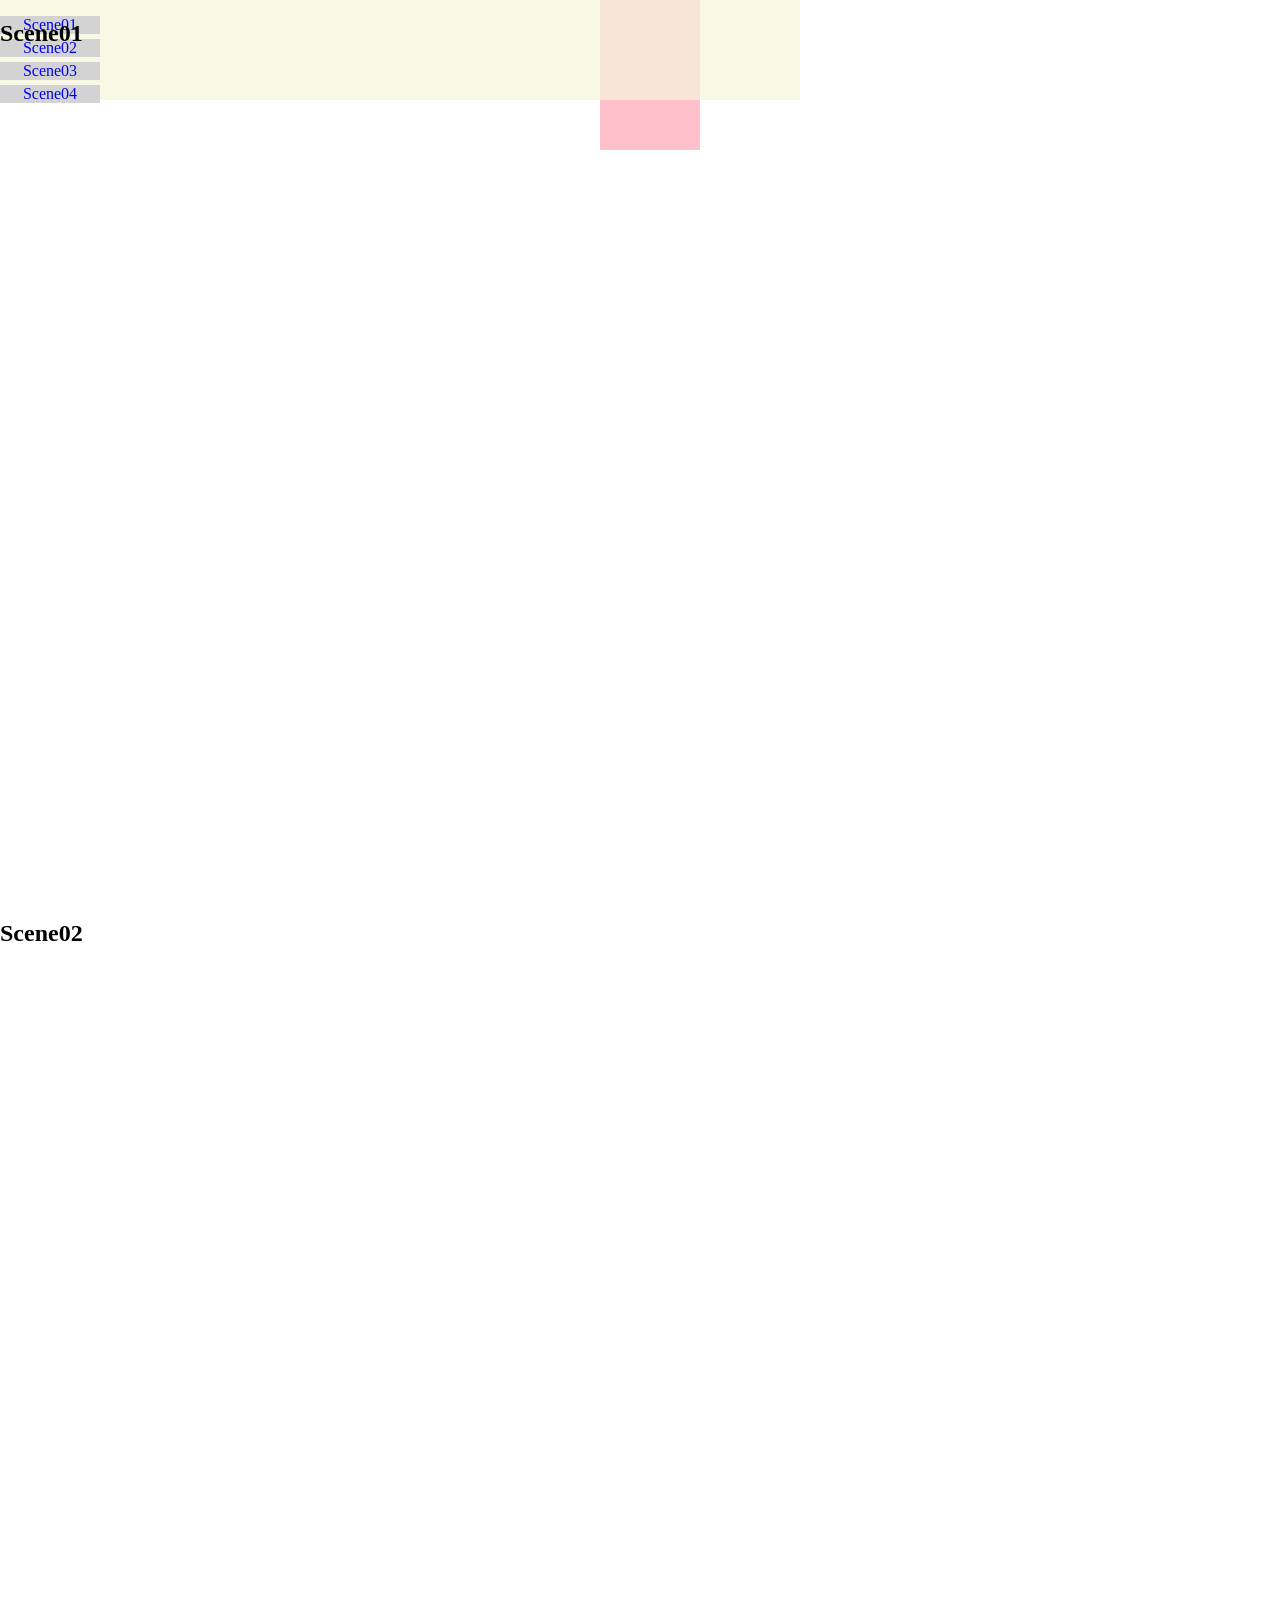
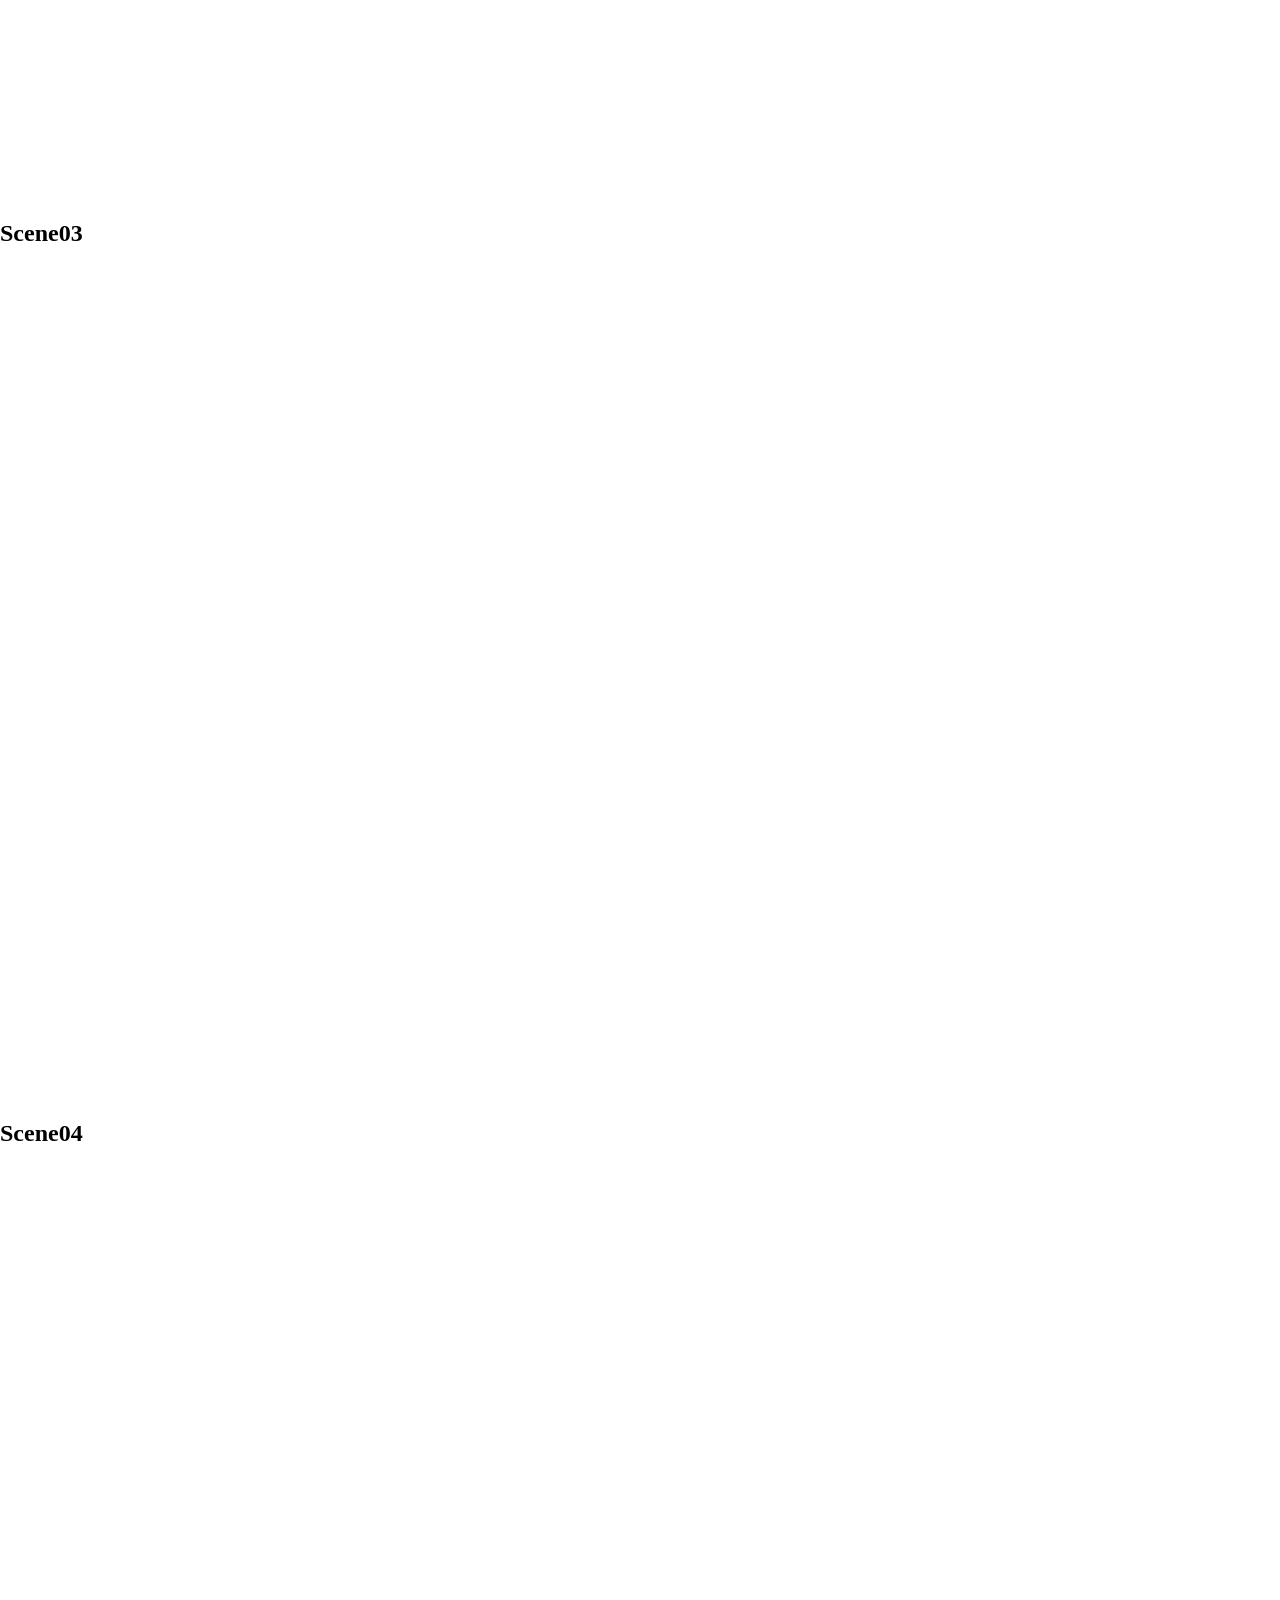
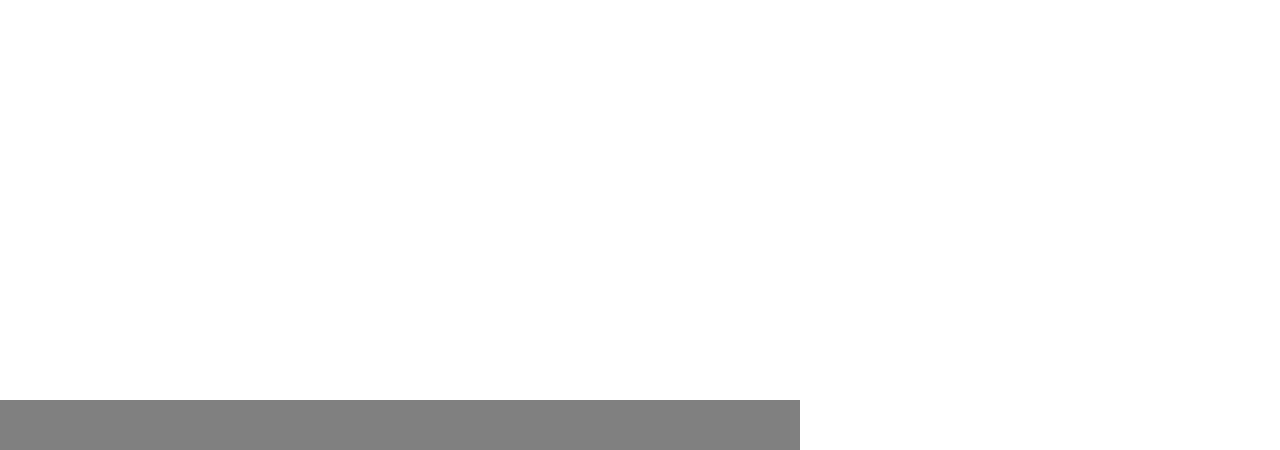
<file: index.html>
<!--This is an html 5 document-->
<!DOCTYPE html>
<html>
<head>
    <title>My first Hand-Made Webpage</title>
    <meta name="viewport" content="width=device-width, initial-scale=1.0">
    <link rel="stylesheet" type="text/css" href="style.css">

</head>

<body>
        <div id="banner"></div>
        <div id="nav">
            <ul>
               <li><a href="#scene01">Scene01</a></li>
               <li><a href="#scene02">Scene02</a></li>
               <li><a href="#scene03">Scene03</a></li>
               <li><a href="#scene04">Scene04</a></li>
            </ul>
        </div>

        <div id="content">
            <section id="scene01"><h1>Scene01</h1></section>
		    <section id="scene02"><h1>Scene02</h1></section>
		    <section id="scene03"><h1>Scene03</h1></section>
		    <section id="scene04"><h1>Scene04</h1></section>
        </div>
        
        <div id="supporting"></div>
        <div id="footer"></div>
</body>
</html>
</file>
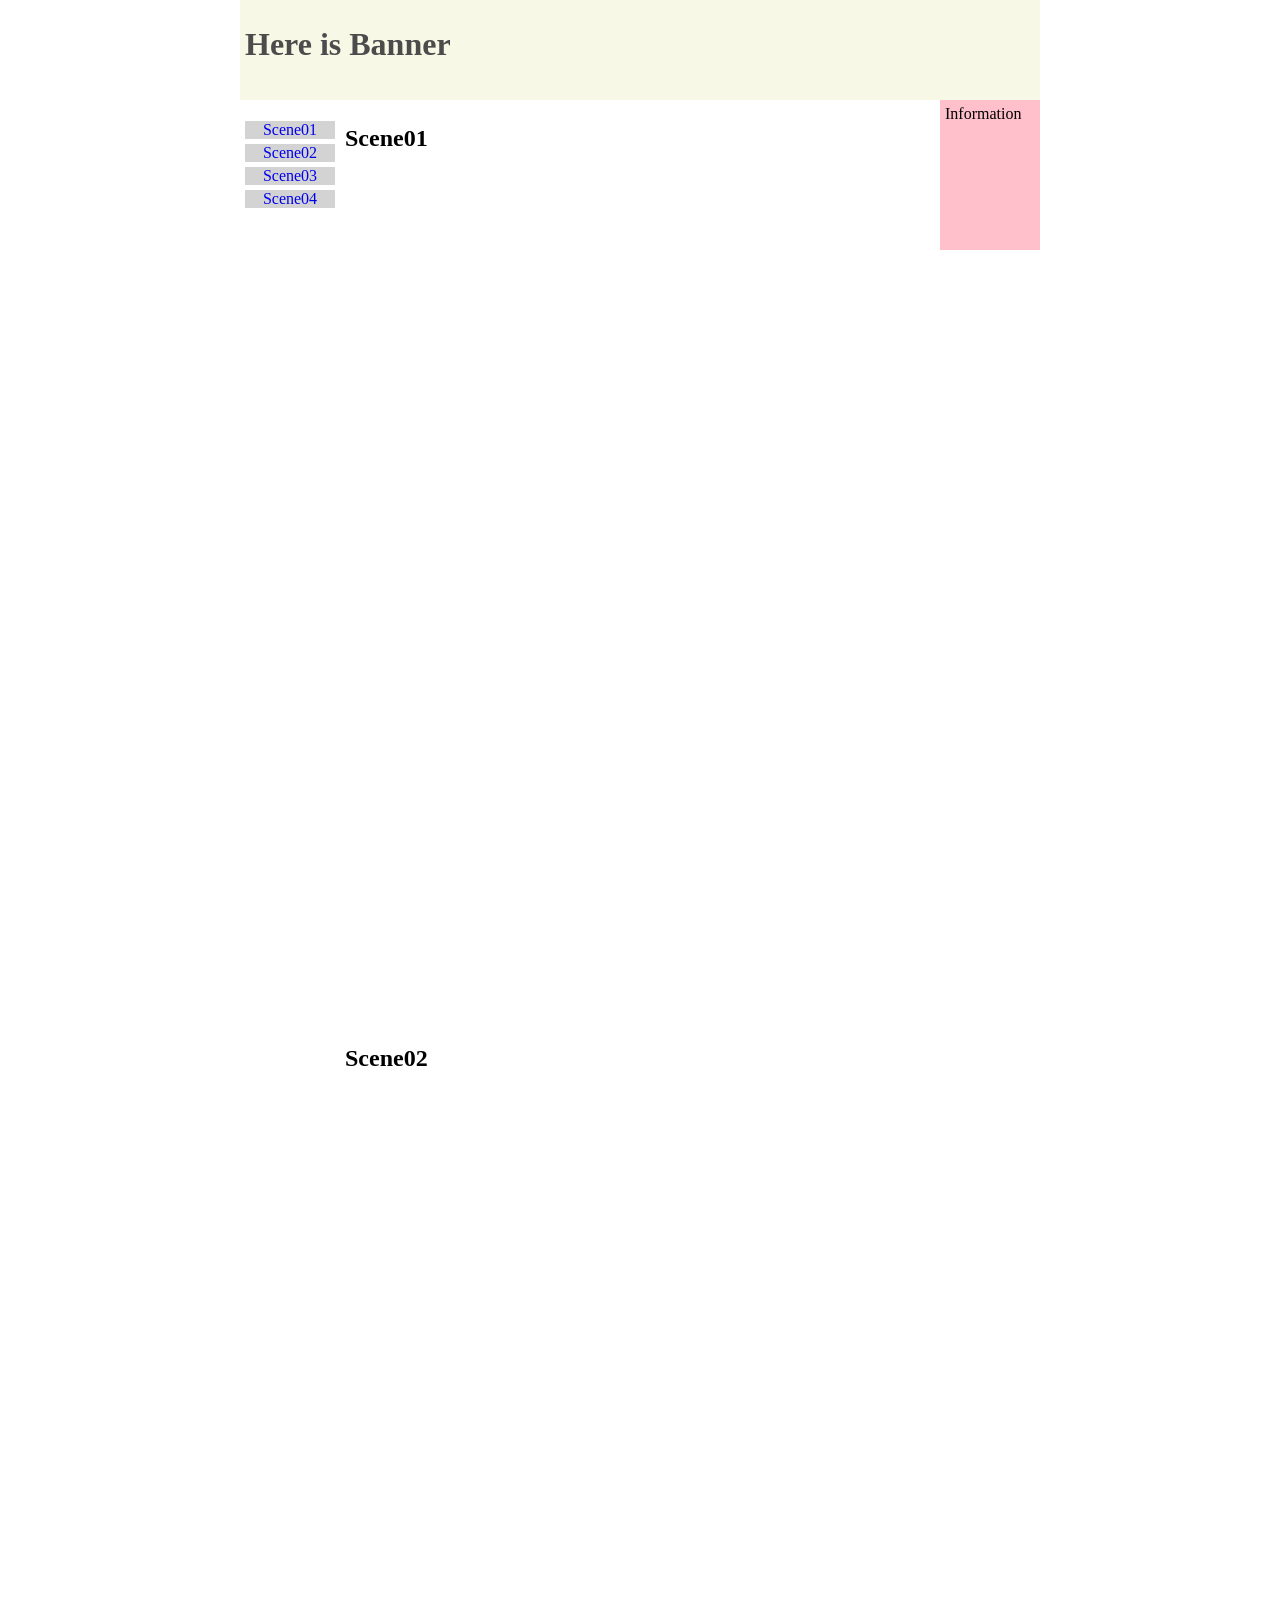
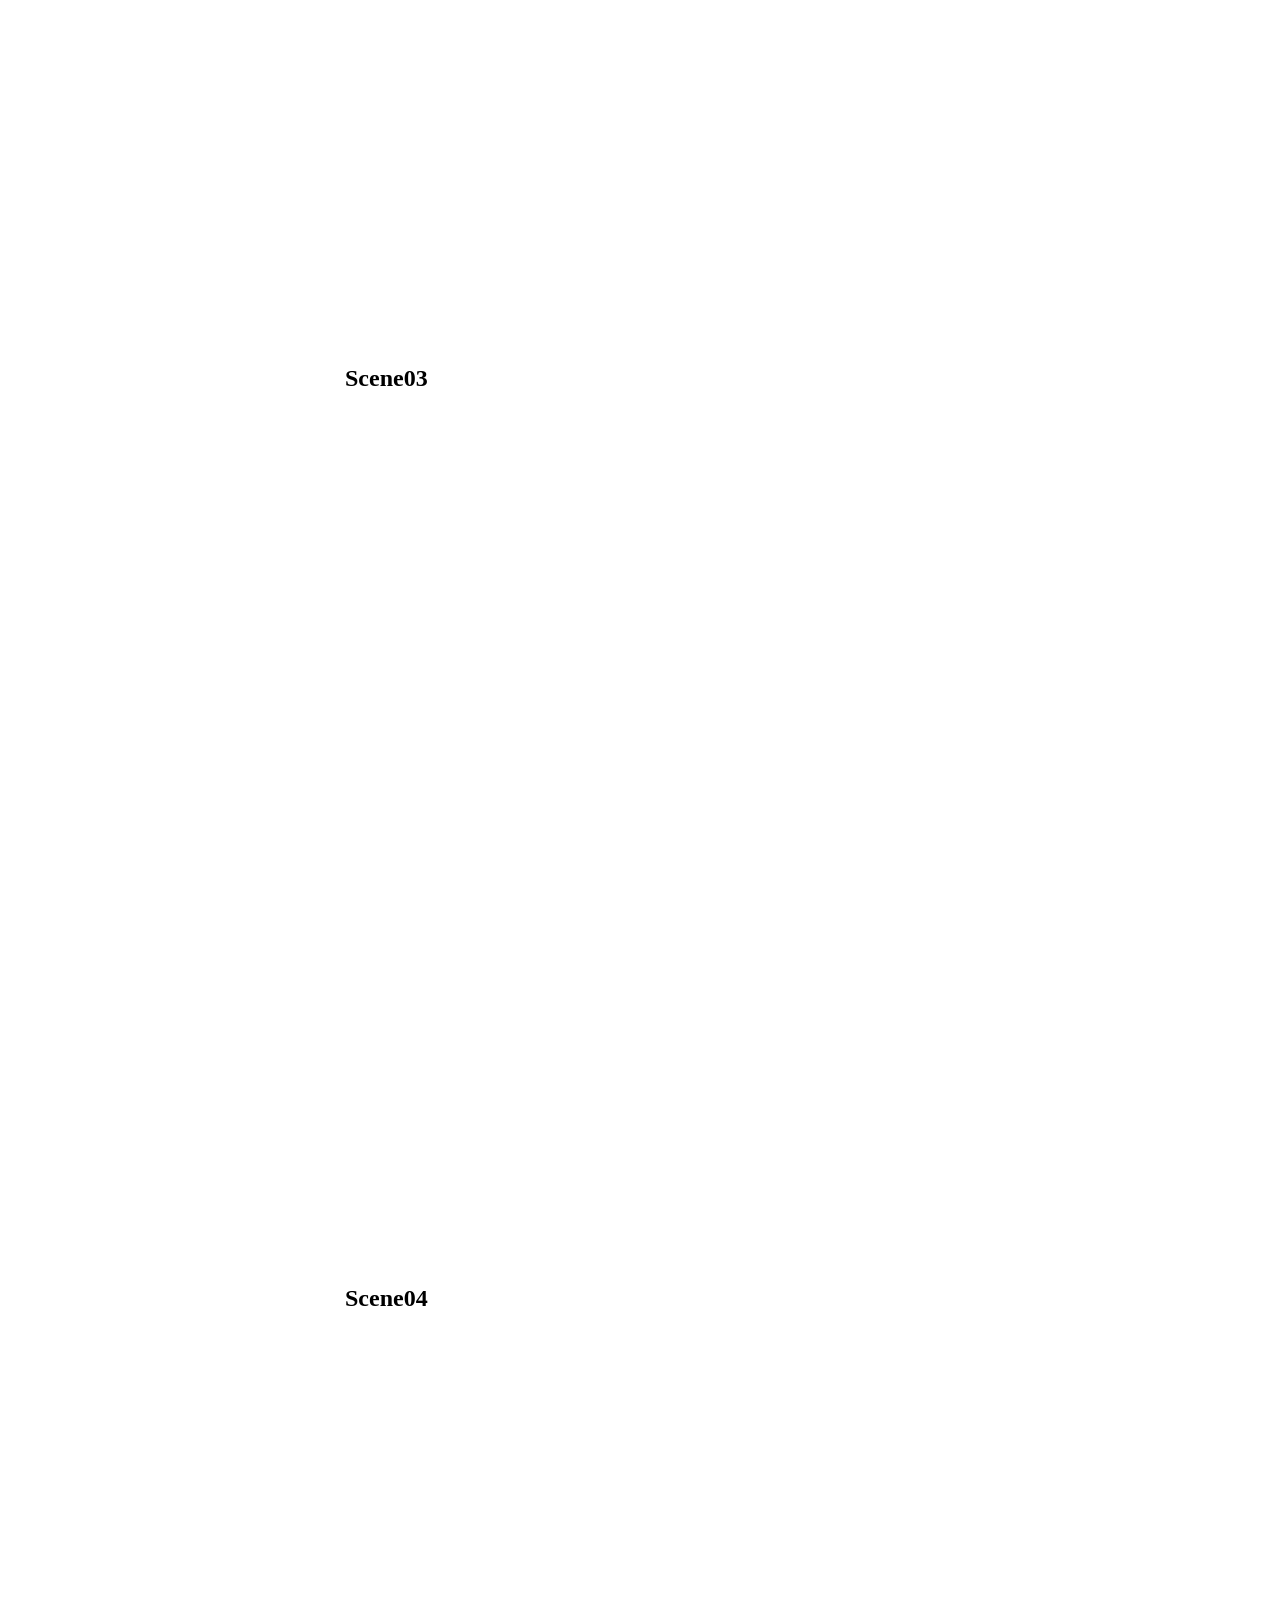
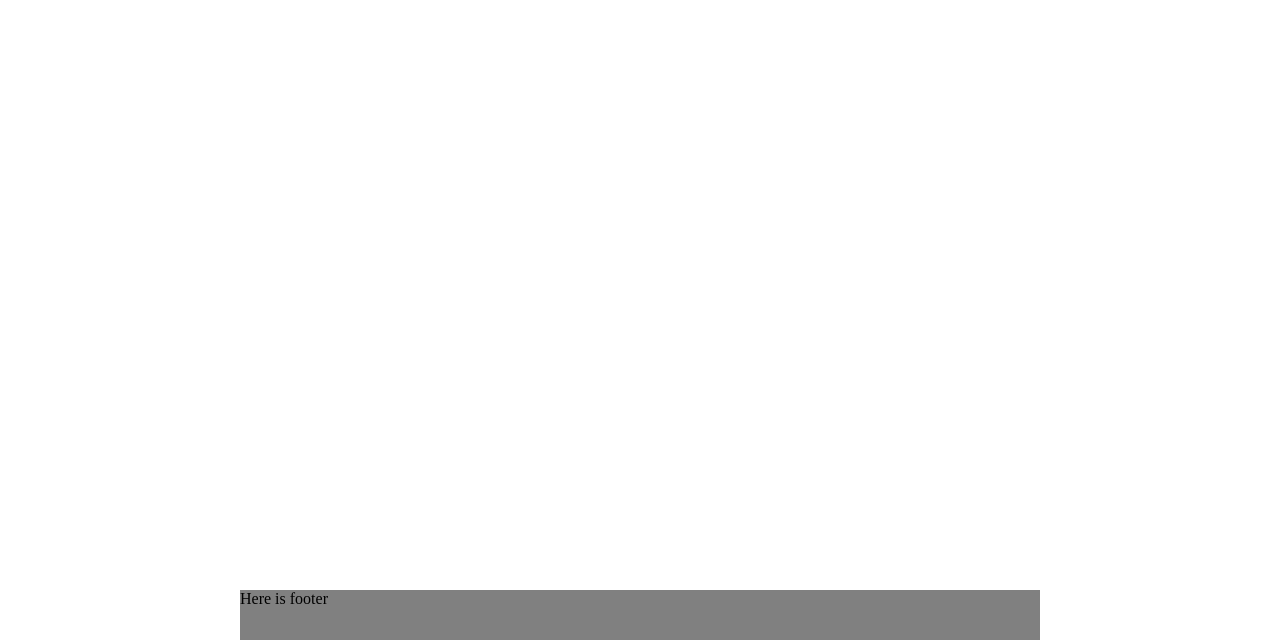
<file: as02/index.html>
<!DOCTYPE html>
<html lang="zh-Hant">
<head>
    <meta charset="UTF-8">
    <meta name="viewport" content="width=device-width, initial-scale=1.0">
    <title>AS02 - Personal Homepage</title>
    <!-- 關鍵就是下面這行！負責把 style.css 讀取進來 -->
    <link rel="stylesheet" href="style.css">
</head>
<body>

    <div id="wrapper">
        <div id="banner">
            <div class="text-container">
                <h1>Here is Banner</h1>
            </div>
        </div>
        <div id="banner-placeholder">
            <!-- Empty for placeholder -->
        </div>
        <div class="container">
            <div id="nav">
                <div class="text-container">
                    <ul>
                        <li><a href="#scene01">Scene01</a></li>
                        <li><a href="#scene02">Scene02</a></li>
                        <li><a href="#scene03">Scene03</a></li>
                        <li><a href="#scene04">Scene04</a></li>
                    </ul>
                </div>
            </div>
            <div id="nav-placeholder">&nbsp;</div>
            <div id="content">
                <div class="text-container">
                    <section id="scene01">
                        <h1>Scene01</h1>
                    </section>
                    <section id="scene02">
                        <h1>Scene02</h1>
                    </section>
                    <section id="scene03">
                        <h1>Scene03</h1>
                    </section>
                    <section id="scene04">
                        <h1>Scene04</h1>
                    </section>
                </div>
            </div>
            <div id="supporting">
                <div class="text-container">Information</div>
            </div>
        </div>
        <div id="footer">Here is footer</div>
    </div>

</body>
</html>
</file>
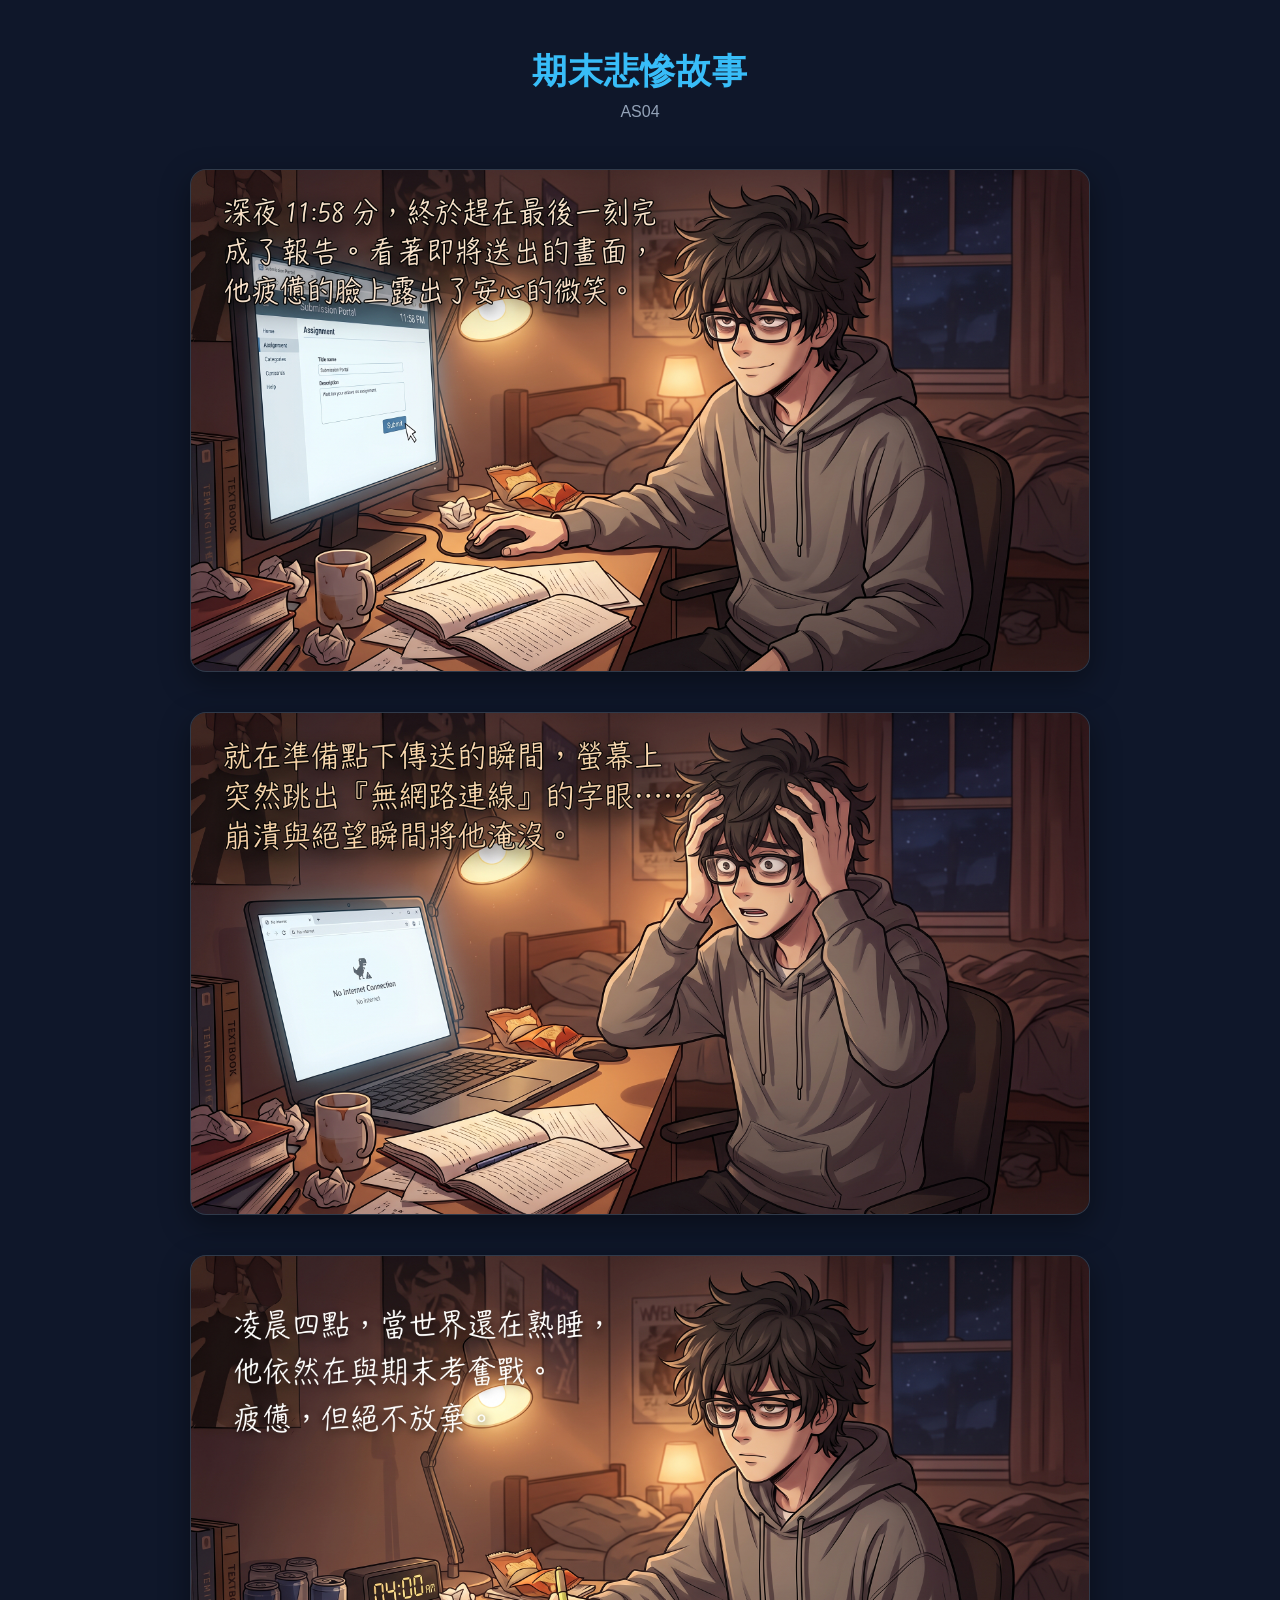
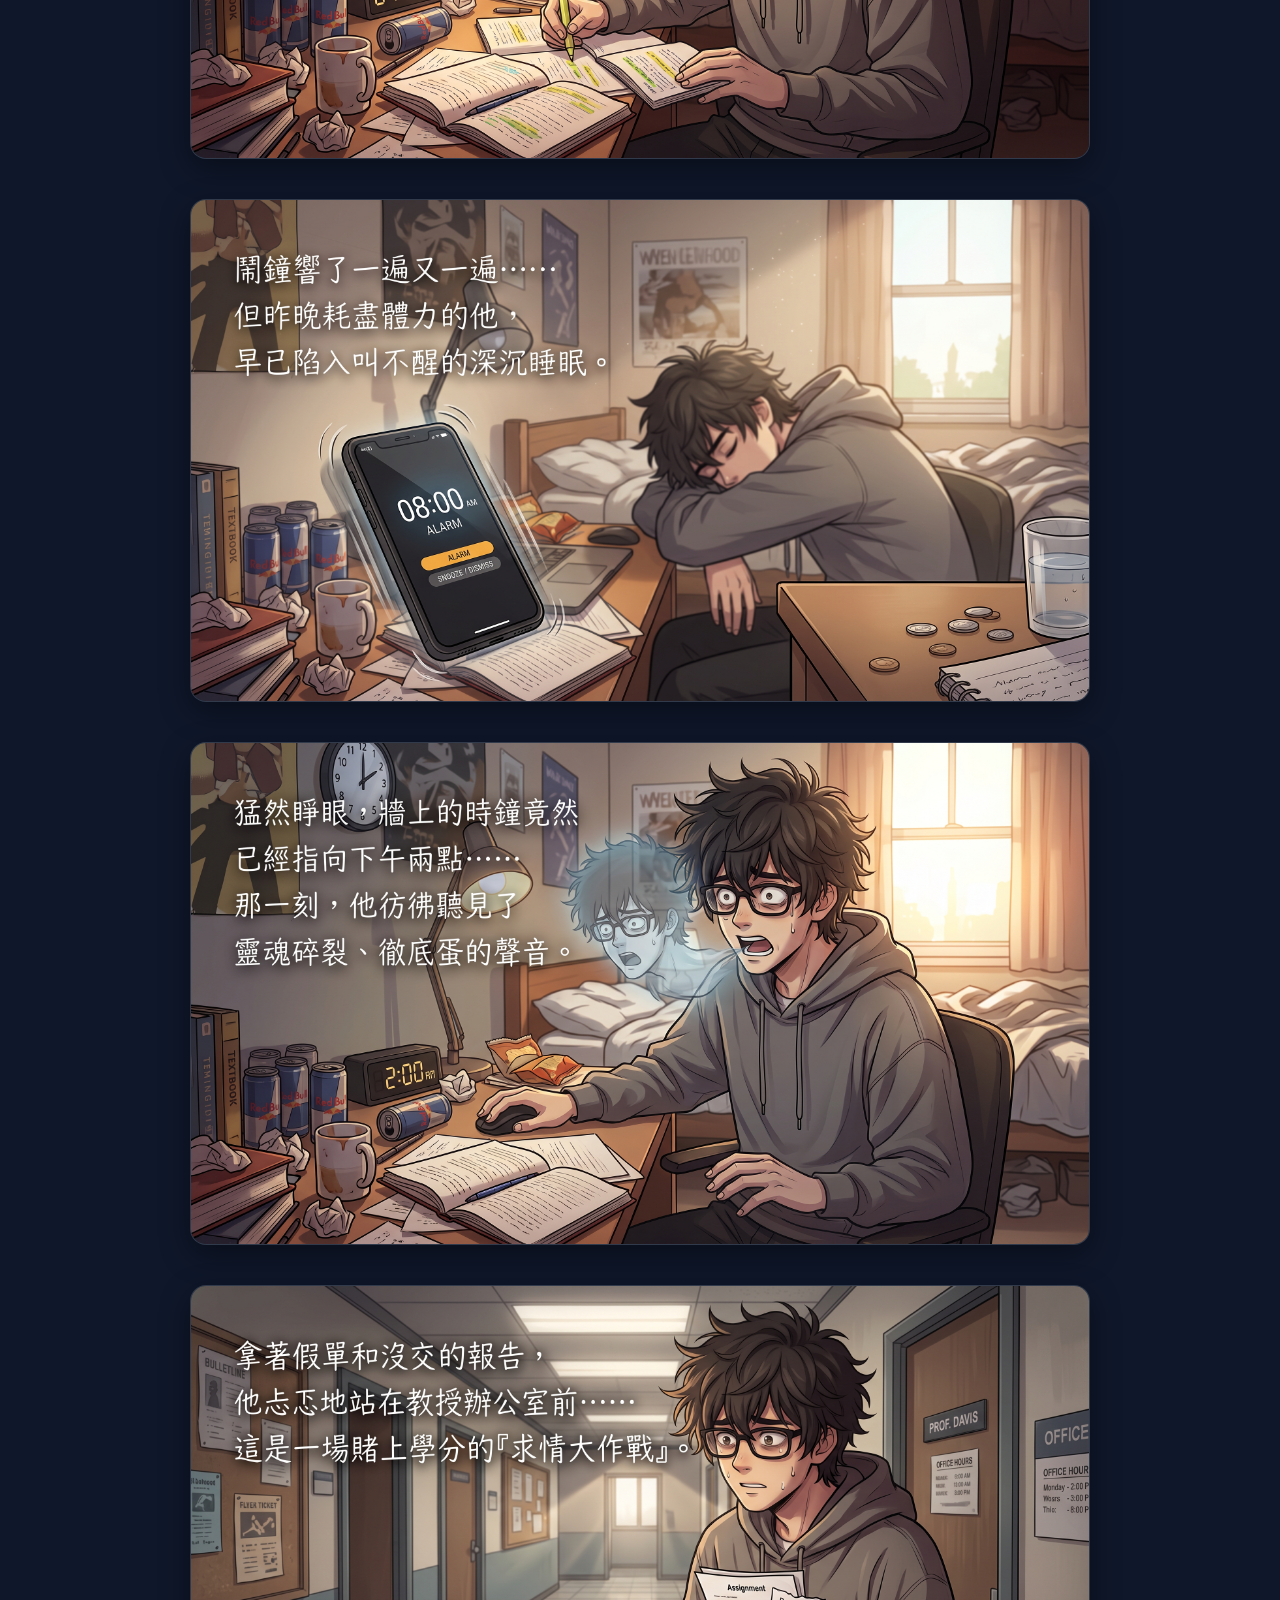
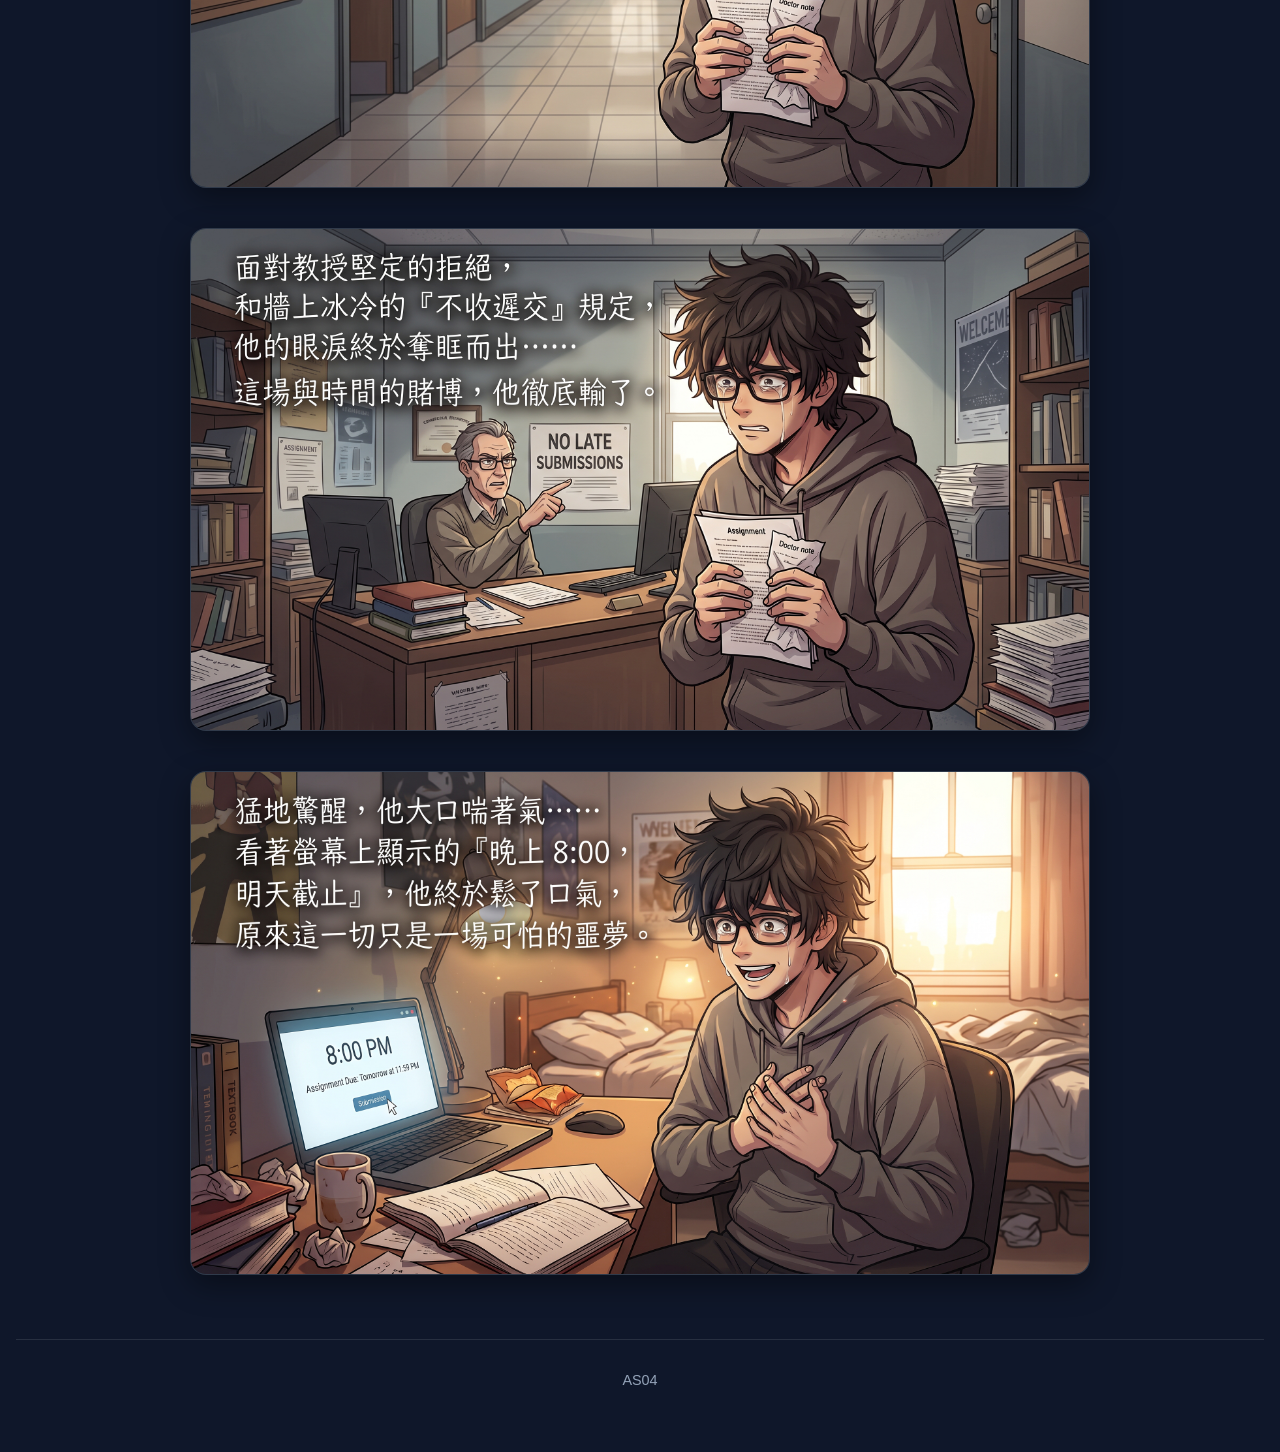
<file: as04/index.html>
<!DOCTYPE html>
<html lang="zh-TW">
<head>
  <meta charset="UTF-8">
  <meta name="viewport" content="width=device-width, initial-scale=1.0">
  <title>期末悲慘故事</title>
  <style>
    :root {
      --bg-color: #0f172a;
      --accent-color: #38bdf8;
      --text-sub: #94a3b8;
    }

    * {
      box-sizing: border-box;
      margin: 0;
      padding: 0;
    }

    body {
      font-family: -apple-system, BlinkMacSystemFont, "Segoe UI", Roboto, sans-serif;
      background-color: var(--bg-color);
      color: #fff;
      padding: 2rem 1rem 4rem 1rem;
    }

    header {
      text-align: center;
      max-width: 800px;
      margin: 1rem auto 3rem auto;
    }

    header h1 {
      font-size: 2.2rem;
      color: var(--accent-color);
      letter-spacing: 1px;
      margin-bottom: 0.5rem;
    }

    header p {
      color: var(--text-sub);
      font-size: 1rem;
    }

    /* 故事圖片容器 */
    .story-container {
      max-width: 900px;
      margin: 0 auto;
      display: flex;
      flex-direction: column;
      gap: 2.5rem;
    }

    .story-card {
      position: relative;
      background-color: #1e293b;
      border-radius: 16px;
      overflow: hidden;
      box-shadow: 0 10px 30px rgba(0, 0, 0, 0.4);
      border: 1px solid rgba(255, 255, 255, 0.08);
      transition: transform 0.3s ease, box-shadow 0.3s ease;
    }

    .story-card:hover {
      transform: translateY(-6px);
      box-shadow: 0 20px 40px rgba(56, 189, 248, 0.2);
    }

    .story-card img {
      width: 100%;
      height: auto;
      display: block;
    }

    footer {
      text-align: center;
      margin-top: 4rem;
      padding-top: 2rem;
      color: var(--text-sub);
      font-size: 0.9rem;
      border-top: 1px solid rgba(255, 255, 255, 0.1);
    }
  </style>
</head>
<body>

  <header>
    <h1>期末悲慘故事</h1>
    <p>AS04 </p>
  </header>

  <main class="story-container">
    <div class="story-card">
      <img src="img1.jpeg" alt="Scene 1">
    </div>

    <div class="story-card">
      <img src="img2.jpeg" alt="Scene 2">
    </div>

    <div class="story-card">
      <img src="img3.jpeg" alt="Scene 3">
    </div>

    <div class="story-card">
      <img src="img4.jpeg" alt="Scene 4">
    </div>

    <div class="story-card">
      <img src="img5.jpeg" alt="Scene 5">
    </div>

    <div class="story-card">
      <img src="img6.jpeg" alt="Scene 6">
    </div>

    <div class="story-card">
      <img src="img7.jpeg" alt="Scene 7">
    </div>

    <div class="story-card">
      <img src="img8.jpeg" alt="Scene 8">
    </div>
  </main>

  <footer>
    <p>AS04</p>
  </footer>

</body>
</html>
</file>
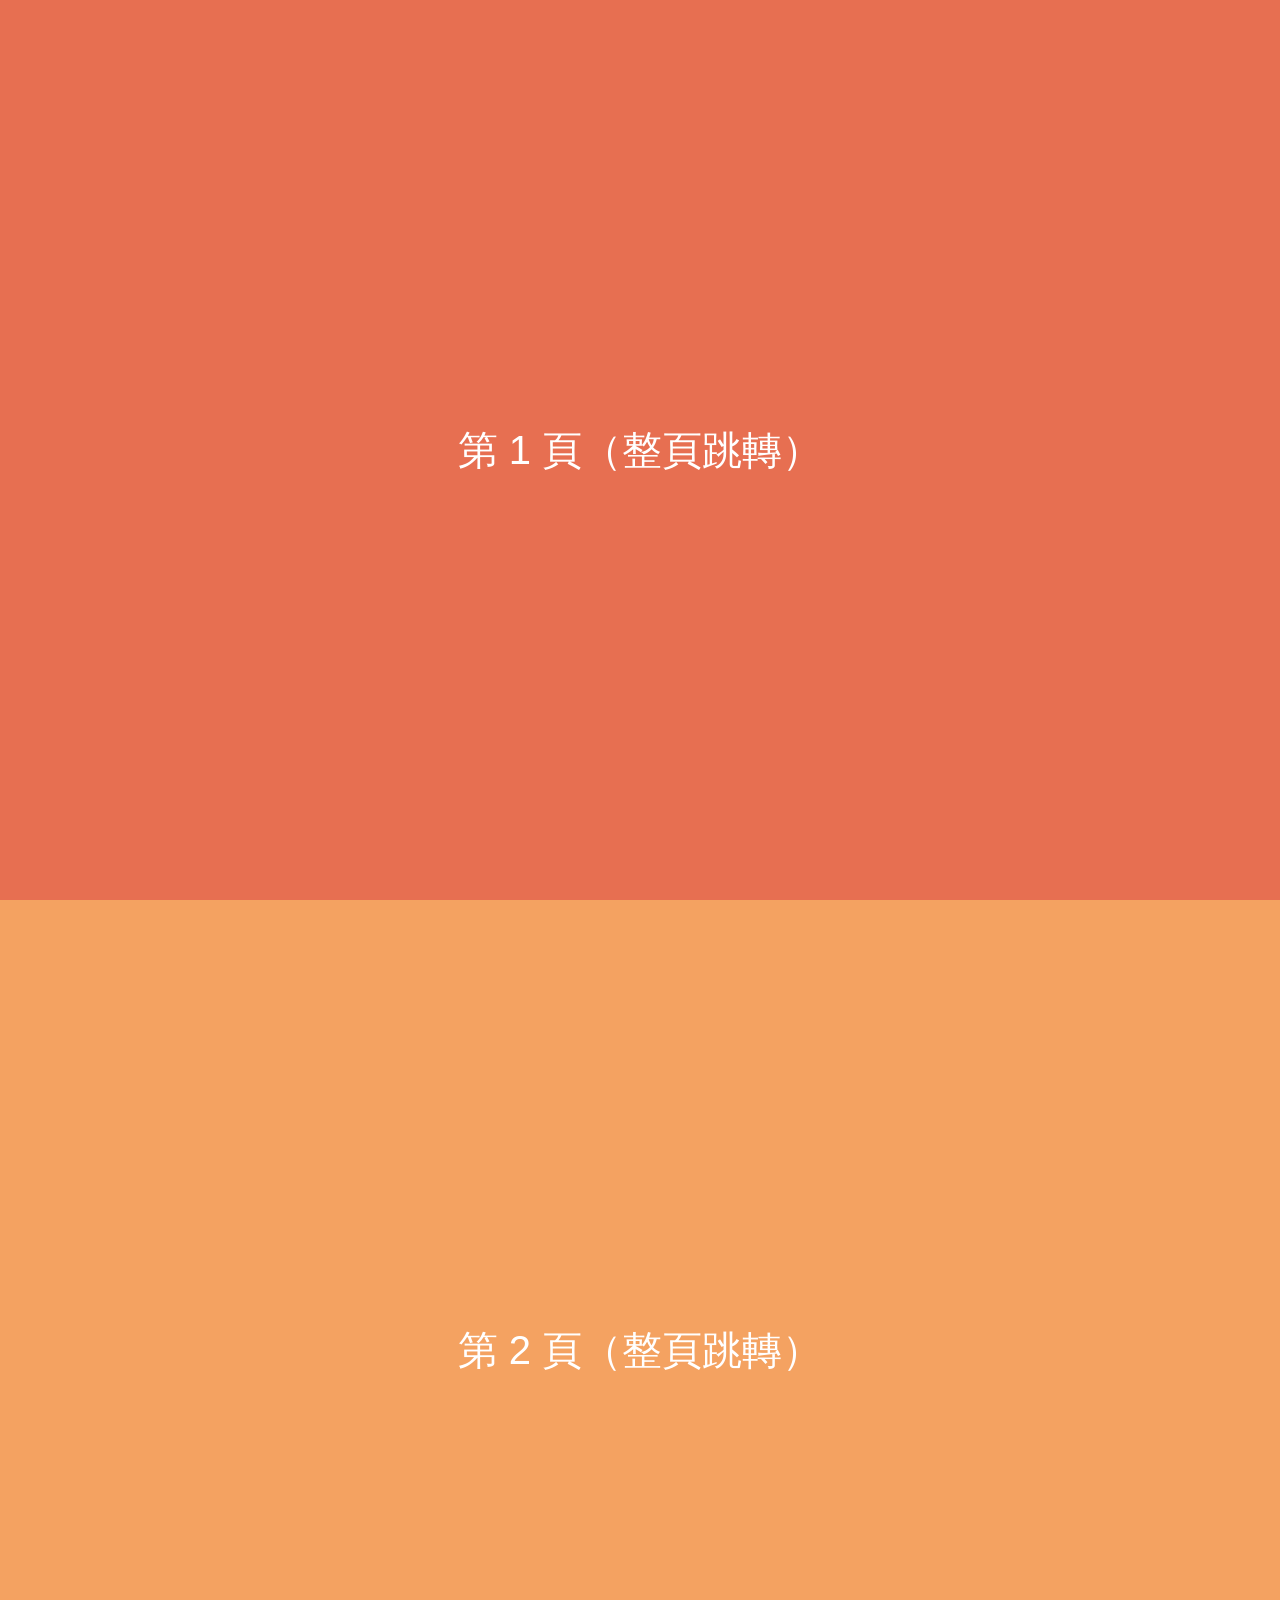
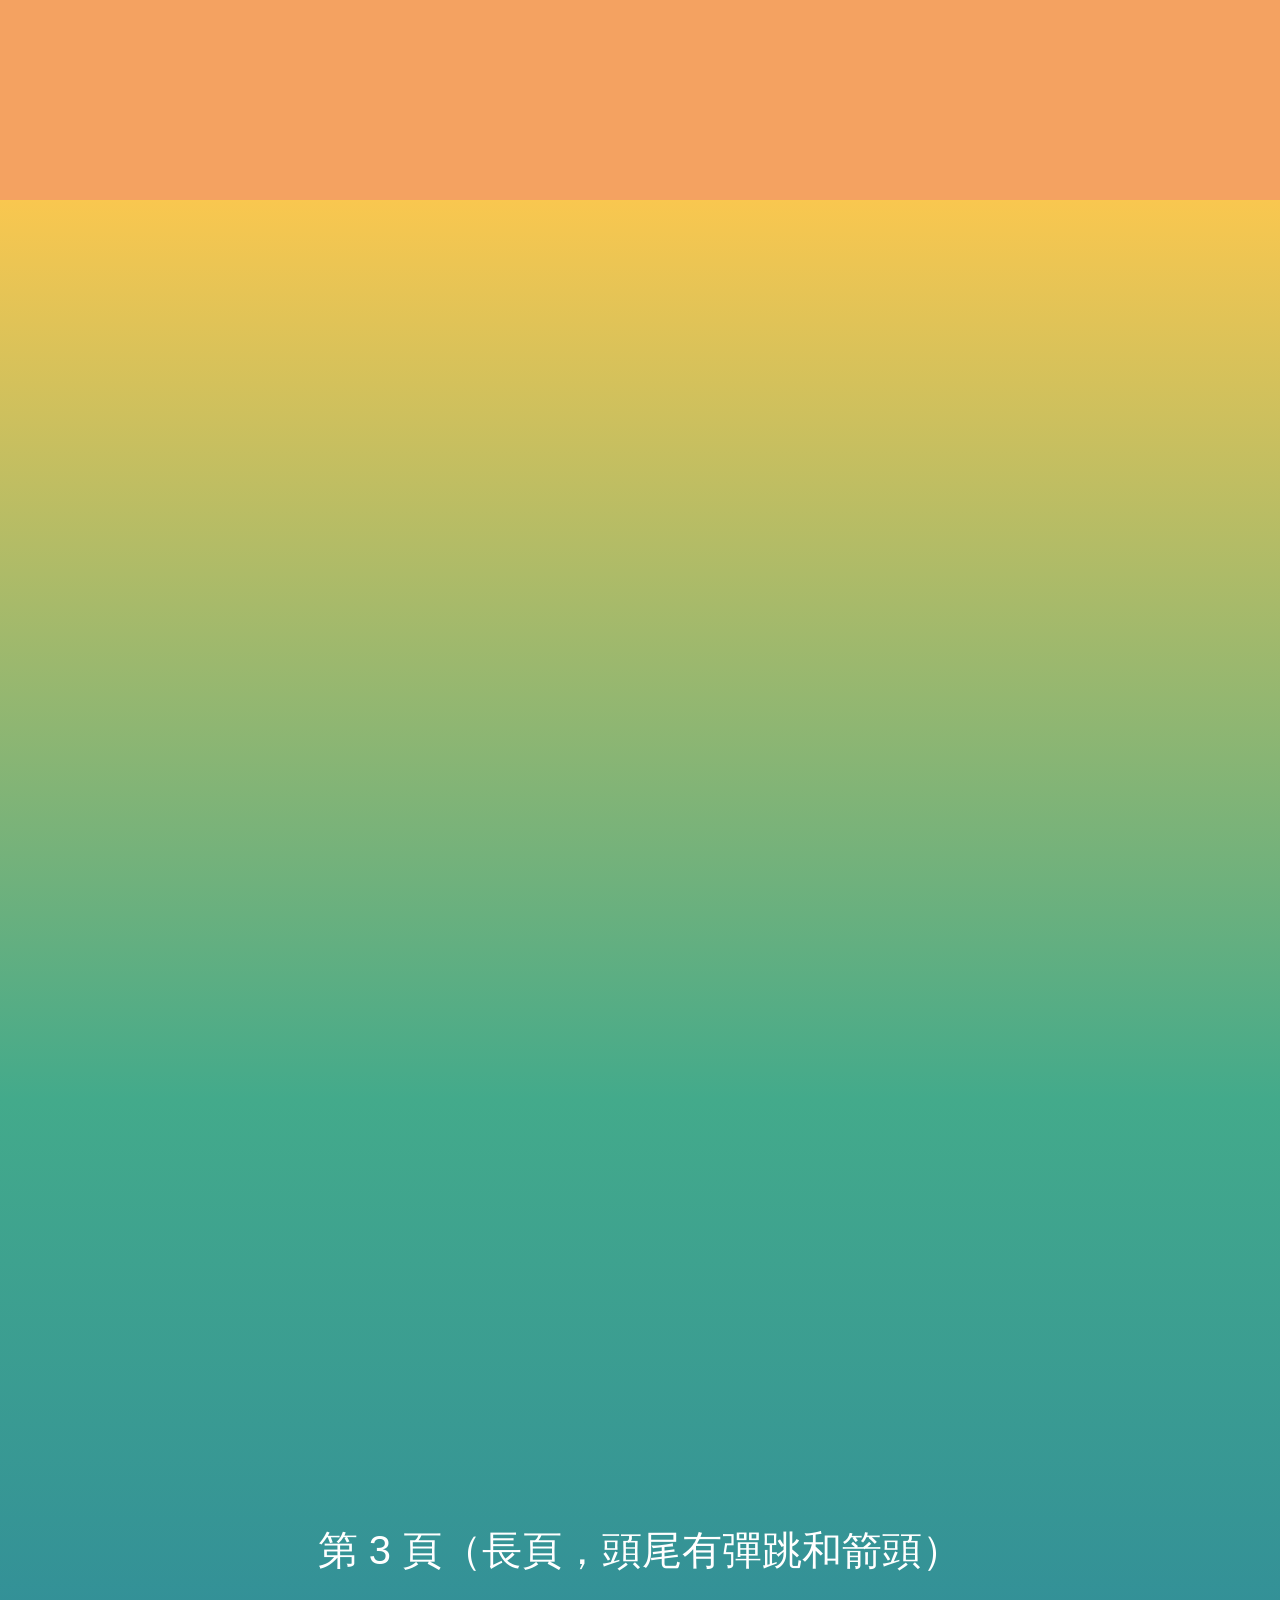
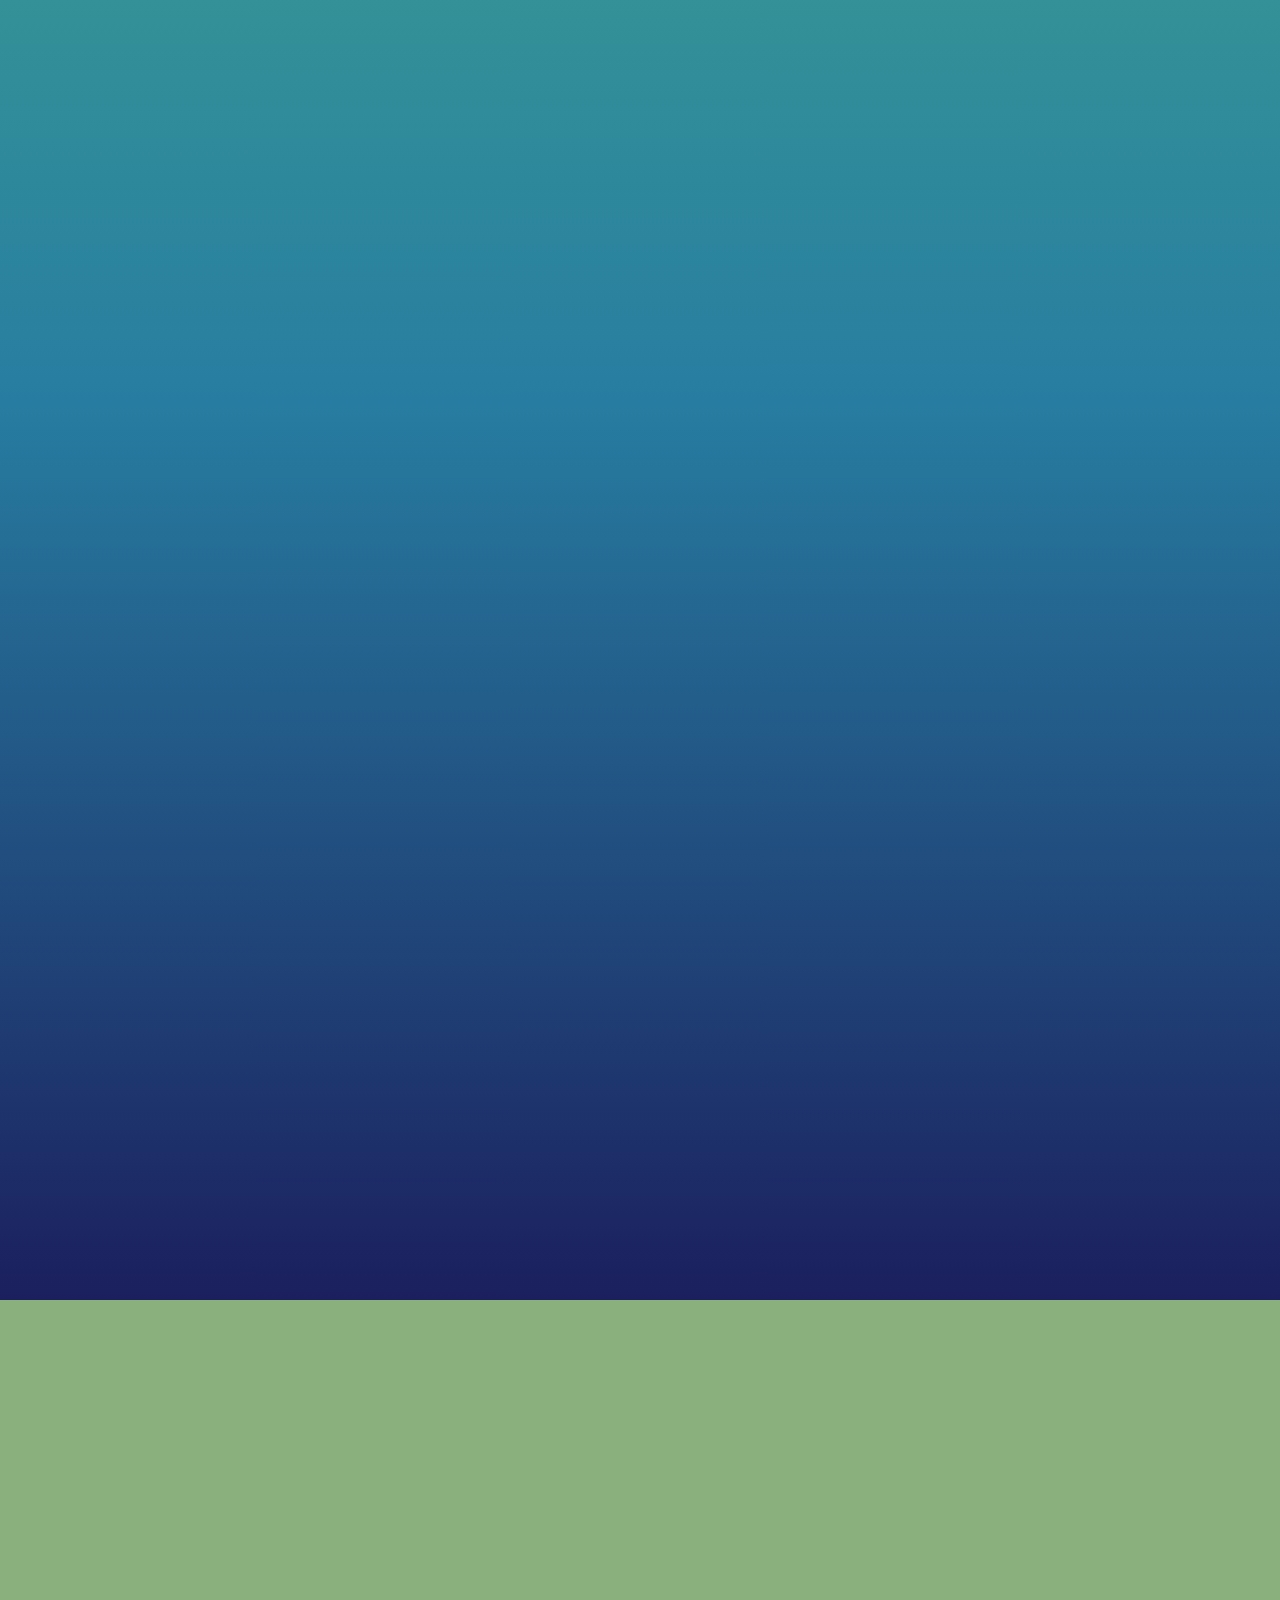
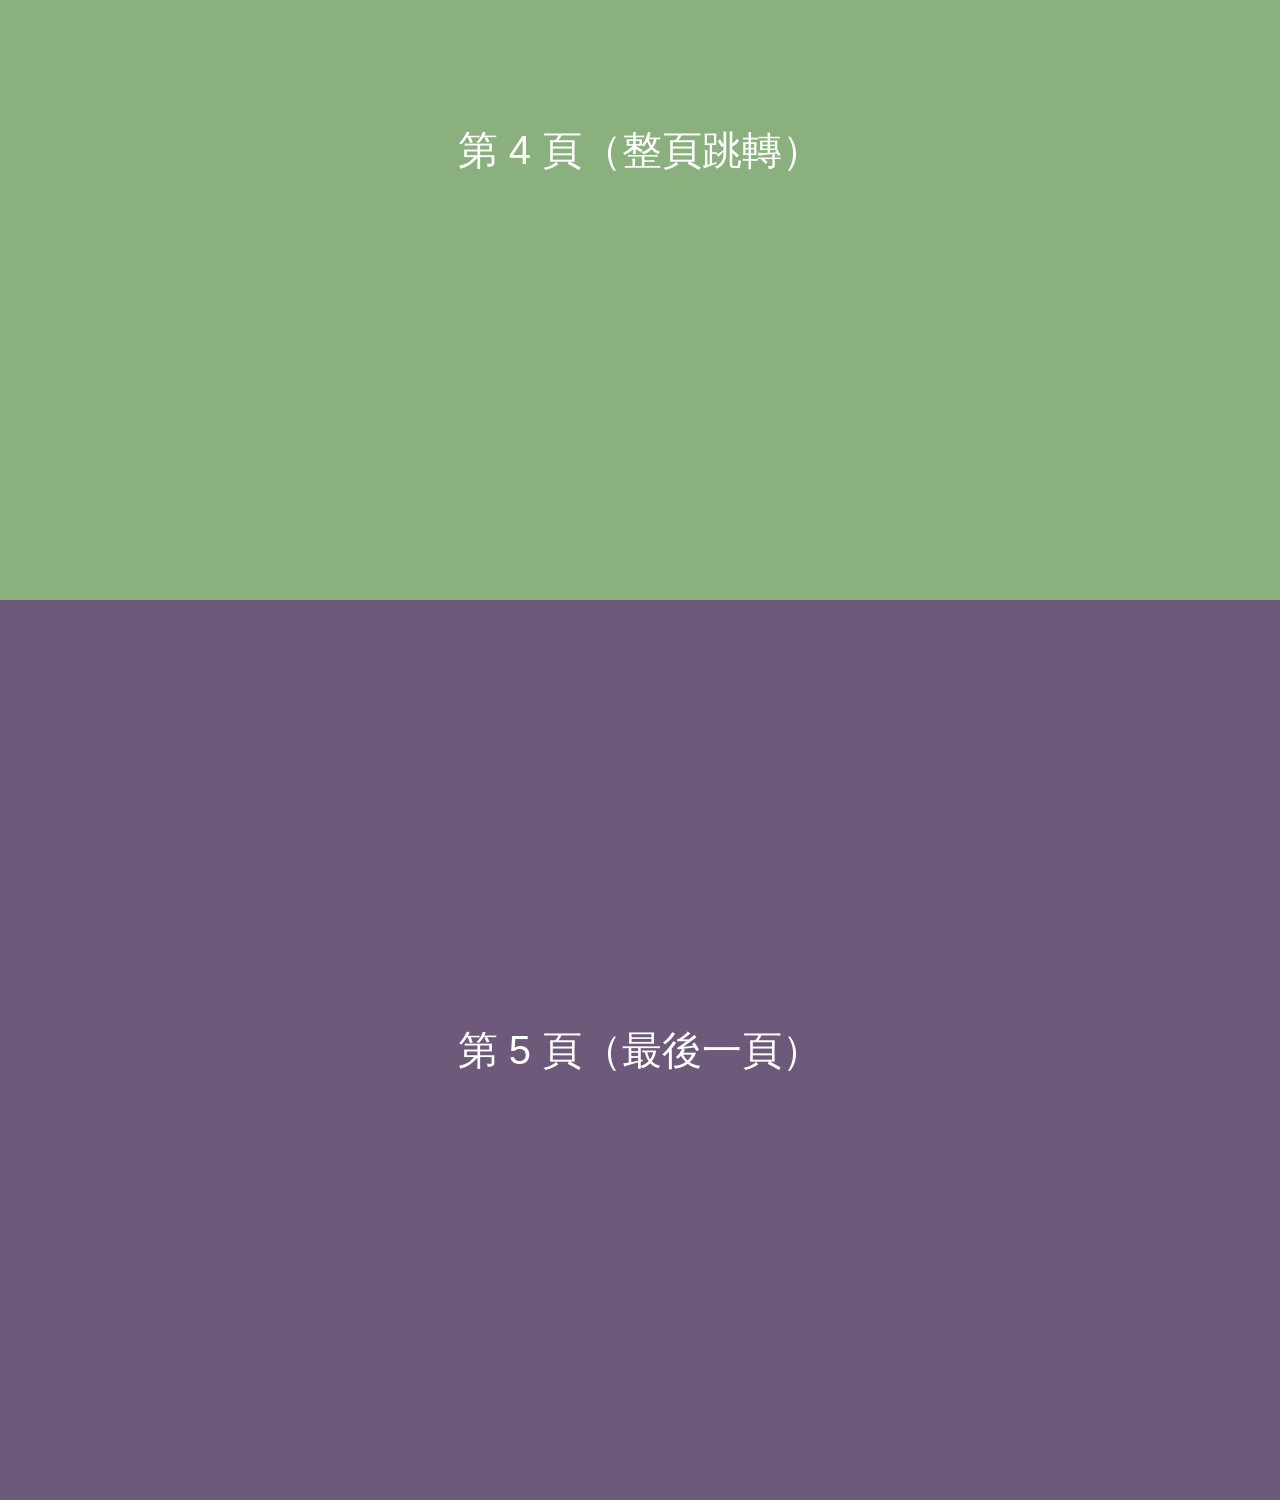
<file: as06/AS06-AI-multuple-steps.html>
<!DOCTYPE html>
<html lang="zh-Hant">
<head>
  <meta charset="UTF-8">
  <meta name="viewport" content="width=device-width, initial-scale=1">
  <title>整頁跳轉 + 長頁滾動</title>

  <!-- ====================== CSS：負責「長相」 ====================== -->
  <style>
    /* 把瀏覽器預設的邊界拿掉，色塊才會貼齊畫面邊緣 */
    body {
      margin: 0;
      background: #222;          /* 第一頁／最後一頁彈跳時，露出來的底色 */
      font-family: sans-serif;
    }

    /* 每一頁共用的設定 */
    .page {
      height: 100vh;             /* 100vh = 剛好一個畫面的高度 */
      height: 100dvh;            /* 手機／平板的網址列會佔掉一些空間，vh 會比「真正看得到的畫面」高一點；
                                    dvh 則是「扣掉網址列後真正看得到的高度」。
                                    兩行都寫：新瀏覽器用 dvh，不認得 dvh 的舊瀏覽器就用上一行的 vh */
      display: flex;             /* 下面三行：讓文字在色塊正中央 */
      justify-content: center;
      align-items: center;
      font-size: 40px;
      color: white;
    }

    /* 長頁：高度是三個畫面（想更長就把 300 改大） */
    .long {
      height: 300vh;
      height: 300dvh;            /* 跟上面一樣的道理：新瀏覽器用 dvh */
      position: relative;       /* 讓下面的箭頭可以「以長頁為基準」來定位 */
    }

    /* ---------- 長頁頭尾的箭頭（提示：還可以繼續滑） ---------- */
    .arrow {
      position: absolute;        /* 貼在長頁裡的固定位置（位置寫在下面兩段） */
      left: 50%;
      margin-left: -30px;        /* 往左移自己寬度的一半 → 水平置中 */
      width: 60px;
      height: 60px;
      line-height: 60px;         /* 讓箭頭符號在圓圈裡垂直置中 */
      text-align: center;
      font-size: 32px;
      border-radius: 50%;        /* 50% = 變成圓形 */
      background: rgba(0, 0, 0, 0.3);          /* 半透明的黑色圓底（在亮色、暗色背景上都看得清楚） */
      border: 2px solid white;                 /* 白色外框：在深色背景上圓圈也看得清楚 */
      box-sizing: border-box;                  /* 外框算在 60px 裡面，圓圈大小不變 */
      display: none;             /* 平常先藏起來，撞到長頁頭尾時才由 jQuery 叫出來 */
    }
    #arrowUp   { top: 30px; }    /* 往上的箭頭：放在長頁最上面 */
    #arrowDown { bottom: 30px; } /* 往下的箭頭：放在長頁最下面 */

    /* 每一頁各自的顏色（可以自由換成喜歡的色碼） */
    #page1 { background: #e76f51; }
    #page2 { background: #f4a261; }
    /* 長頁用四個顏色的漸層（由上到下：黃 → 綠 → 藍 → 深藍），滾動時顏色會明顯變化 */
    #page3 { background: linear-gradient(#f9c74f, #43aa8b, #277da1, #1b1f5e); }
    #page4 { background: #8ab17d; }
    #page5 { background: #6d597a; }

    /* ---------- 彈跳動畫（表示「這個方向到底了」） ---------- */

    /* 往下滑到底時：整個畫面往上移 80px 再回來 → 會露出下一頁的一點點 */
    @keyframes bounceUp {
      0%   { transform: translateY(0); }
      40%  { transform: translateY(-80px); }
      100% { transform: translateY(0); }
    }

    /* 往上滑到頂時：整個畫面往下移 80px 再回來 → 會露出上一頁的一點點 */
    @keyframes bounceDown {
      0%   { transform: translateY(0); }
      40%  { transform: translateY(80px); }
      100% { transform: translateY(0); }
    }

    /* body 被加上這兩個 class 的其中一個，就會播放對應的動畫 0.5 秒 */
    .bounce-up   { animation: bounceUp 0.5s; }
    .bounce-down { animation: bounceDown 0.5s; }
  </style>
</head>

<body>

  <!-- ====================== HTML：負責「內容」 ====================== -->
  <div class="page" id="page1">第 1 頁（整頁跳轉）</div>
  <!-- class 說明：
       page   = 每一頁都要有
       long   = 長頁（在裡面是一般的捲動，不是整頁跳轉）
       effect = 這個長頁滑到頭尾時，要有「彈跳 + 箭頭」的效果 -->
  <div class="page" id="page2">第 2 頁（整頁跳轉）</div>
  <div class="page long effect" id="page3">
    第 3 頁（長頁，頭尾有彈跳和箭頭）
    <div class="arrow" id="arrowUp">↑</div>     <!-- 長頁頂端的箭頭：還可以往上滑 -->
    <div class="arrow" id="arrowDown">↓</div>   <!-- 長頁底部的箭頭：還可以往下滑 -->
  </div>
  <div class="page" id="page4">第 4 頁（整頁跳轉）</div>
  <div class="page" id="page5">第 5 頁（最後一頁）</div>

  <!-- 載入 jQuery（一定要放在自己寫的程式「之前」） -->
  <script src="https://cdnjs.cloudflare.com/ajax/libs/jquery/3.7.1/jquery.min.js"></script>

  <!-- ====================== jQuery：負責「動作」 ====================== -->
  <script>
    /* ────────────────────────────────────────────────────────────
       重要觀念：「一次滑動」只能做一件事

       ・電腦：滑一下滾輪或觸控板，瀏覽器其實會連續送出「很多個」滾輪訊號
               （滑越大力，訊號越多、持續越久）。
               手放開後，訊號還會「越來越小」地持續一兩秒（這叫慣性）。
               所以：訊號一路變小 = 還是同一次滑動；
                     訊號突然變大、或方向反過來 = 使用者又滑了新的一次。
       ・手機：手指按下 → 移動 → 放開，算一次滑動。

       每一次滑動只會是下面兩種其中一種：
         'done' → 整頁跳轉（只跳一頁，之後的訊號全部忽略）
         'free' → 在長頁裡面自由滾動（滾到長頁的頭或尾就彈一下停住，不會換頁）

       另外：畫面的捲動「全部」由這份程式自己控制，
       不交給瀏覽器，這樣畫面才不會卡在兩頁中間。
       ──────────────────────────────────────────────────────────── */

    // isLocked = 「上鎖中」：上鎖的時候，不管怎麼滑都先不理會。
    // 跳轉動畫播放時、彈跳時都會短暫上鎖，
    // 這樣同一次大力的滑動才不會被誤認成兩次。
    var isLocked = false;

    // 下面三個變數：記住「目前正在滾動的那個長頁」的資料
    // （由小工具 4 的 canFreeScroll 負責填寫）
    var longStart = 0;         // 這個長頁的頂端位置
    var longEnd = 0;           // 這個長頁「滾到底」的位置
    var longHasEffect = false; // 這個長頁的頭尾要不要有彈跳和箭頭（有沒有 effect 這個 class）

    // -------- 小工具 1：某個長頁的頂端位置 --------
    // page = 要問的那一頁
    function getStart(page) {
      return $(page).offset().top;
    }

    // -------- 小工具 2：某個長頁「滾到底」的位置（長頁底部剛好貼齊畫面底部） --------
    function getEnd(page) {
      return getStart(page) + $(page).outerHeight() - $(window).height();
    }

    // -------- 小工具 3：列出所有「停靠點」（每一頁的頂端，再加上每個長頁的底部） --------
    function getStops() {
      var stops = [];
      $('.page').each(function () {
        stops.push(getStart(this));          // this = 現在輪到的那一頁
      });
      $('.long').each(function () {
        stops.push(getEnd(this));
      });
      stops.sort(function (a, b) { return a - b; });  // 由小到大排好
      return stops;
    }

    // -------- 小工具 4：現在可以在某個長頁裡自由滾動嗎？ --------
    // direction（方向）：1 = 往下，-1 = 往上
    // 會把每一個長頁都檢查一遍；如果可以，順便記住是哪一個長頁
    function canFreeScroll(direction) {
      var now = $(window).scrollTop();   // 目前捲到哪裡（離網頁最上方幾 px）
      var found = false;                 // 找到可以滾動的長頁了嗎？

      $('.long').each(function () {
        var start = getStart(this);
        var end   = getEnd(this);
        var ok;
        if (direction == 1) {
          // 往下：人在這個長頁裡，而且還沒到它的底部
          ok = (now >= start - 5 && now < end - 5);
        } else {
          // 往上：人在這個長頁裡，而且還沒到它的頂端
          ok = (now > start + 5 && now <= end + 5);
        }
        if (ok) {
          found = true;
          longStart = start;
          longEnd = end;
          longHasEffect = $(this).hasClass('effect');
        }
      });

      return found;
    }

    // -------- 小工具 5：上鎖一小段時間（time 的單位是毫秒，1000 = 1 秒） --------
    function lockFor(time) {
      isLocked = true;
      setTimeout(function () { isLocked = false; }, time);
    }

    // -------- 功能一：彈跳一下（表示這個方向到底了） --------
    // direction 1 = 往下滑到底（畫面往上彈）；-1 = 往上滑到頂（畫面往下彈）
    function bounce(direction) {
      isLocked = true;                               // 彈跳的 0.5 秒內先上鎖
      if (direction == 1) {
        $('body').addClass('bounce-up');             // 加上 class → 播放動畫
      } else {
        $('body').addClass('bounce-down');
      }
      setTimeout(function () {
        $('body').removeClass('bounce-up bounce-down');  // 播完拿掉 class，下次才能再播
        isLocked = false;                                // 解鎖
      }, 500);
    }

    // -------- 功能二：用動畫把畫面捲到某個位置 --------
    function animateTo(position) {
      isLocked = true;                               // 動畫期間先上鎖
      $('html, body').animate({ scrollTop: position }, 700, function () {
        isLocked = false;                            // 動畫播完才解鎖
      });
    }

    // -------- 功能三：往某個方向「跳一頁」 --------
    function jumpOnePage(direction) {
      var now = $(window).scrollTop();
      var stops = getStops();

      // 找出要跳去哪個停靠點（target = 目標；-1 代表還沒找到）
      var target = -1;
      if (direction == 1) {
        // 往下：找「下面最近的一個」
        for (var i = 0; i < stops.length; i++) {
          if (stops[i] > now + 5) { target = stops[i]; break; }
        }
      } else {
        // 往上：找「上面最近的一個」（所以從後面往前找）
        for (var j = stops.length - 1; j >= 0; j--) {
          if (stops[j] < now - 5) { target = stops[j]; break; }
        }
      }

      if (target != -1) {
        animateTo(target);     // 找到了 → 跳過去
      } else {
        bounce(direction);     // 找不到 = 已經在第一頁最頂／最後一頁最底 → 彈跳一下
      }
    }

    // -------- 功能四：顯示箭頭（提示使用者還可以繼續往這個方向滑） --------
    // which = 要顯示哪一個箭頭：'#arrowUp' 或 '#arrowDown'
    function showArrow(which) {
      // stop(true, true) = 如果上一次的淡入淡出還沒播完，先結束它，再重新播
      // 淡入 0.2 秒 → 停留 1.5 秒 → 淡出 0.4 秒
      $(which).stop(true, true).fadeIn(200).delay(1500).fadeOut(400);
    }

    // -------- 功能五：在長頁裡把畫面移到某個位置 --------
    // 如果會超出長頁：停在長頁的頭或尾，並回答 true（代表「撞到邊了」）
    function scrollLongPage(position) {
      if (position > longEnd) {
        $(window).scrollTop(longEnd);        // 剛好停在長頁底部
        if (longHasEffect) {
          bounce(1);                         // 彈一下，露出一點點下一頁
          showArrow('#arrowDown');           // 顯示往下的箭頭
        } else {
          lockFor(500);                      // 沒有效果的長頁：安靜地停住 0.5 秒
        }
        return true;
      }
      if (position < longStart) {
        $(window).scrollTop(longStart);      // 剛好停在長頁頂端
        if (longHasEffect) {
          bounce(-1);                        // 彈一下，露出一點點上一頁
          showArrow('#arrowUp');             // 顯示往上的箭頭
        } else {
          lockFor(500);
        }
        return true;
      }
      $(window).scrollTop(position);         // 沒超出 → 正常移動
      return false;
    }


    /* ==================== 電腦：滑鼠滾輪／觸控板 ==================== */

    var wheelMode = 'none';    // 這次滑動的狀態：'none'（還沒開始）、'done'、'free'
    var wheelTimer;            // 計時器：訊號停了多久
    var lastSize = 0;          // 上一個訊號的大小（力道）
    var lastDirection = 0;     // 上一個訊號的方向

    // 每收到一個滾輪訊號，都會執行這裡
    // （passive: false 的意思是：允許我們「取消」瀏覽器原本的捲動）
    window.addEventListener('wheel', function (event) {

      // 取消瀏覽器自己的捲動，全部由下面的程式控制
      event.preventDefault();

      // 這個訊號的方向：deltaY 是正數 = 往下，負數 = 往上
      var direction = 1;
      if (event.deltaY < 0) { direction = -1; }

      // 這個訊號的大小（Math.abs = 取絕對值，不管正負只看大小）
      var size = Math.abs(event.deltaY);

      // 判斷：這是不是「新的一次滑動」？
      // 訊號比上一個明顯變大，或方向反過來 → 是新的一次
      var isNewSwipe = (size > lastSize + 2) || (direction != lastDirection);

      // 記住這次的大小和方向，給下一個訊號比較用
      lastSize = size;
      lastDirection = direction;

      // 另外，訊號停了 0.1 秒以上，也算上一次滑動結束了
      clearTimeout(wheelTimer);
      wheelTimer = setTimeout(function () {
        wheelMode = 'none';
        lastSize = 0;
      }, 100);

      // 上鎖中（動畫或彈跳播放中）：一律忽略
      if (isLocked) {
        wheelMode = 'done';
        return;
      }

      // 偵測到新的一次滑動 → 狀態歸零，重新判斷要做什麼
      if (isNewSwipe) {
        wheelMode = 'none';
      }

      // 這次滑動已經做完事了：剩下的（慣性）訊號一律忽略 →「不會連跳兩頁」的關鍵
      if (wheelMode == 'done') {
        return;
      }

      // 新的一次滑動開始：決定這次是「自由滾動」還是「跳一頁」
      if (wheelMode == 'none') {
        if (canFreeScroll(direction)) {
          wheelMode = 'free';
        } else {
          wheelMode = 'done';
          jumpOnePage(direction);
          return;
        }
      }

      // 在長頁裡自由滾動：訊號多大，畫面就移動多少（滑得快就滾得快）。
      // 如果撞到長頁的頭或尾：彈一下、這次滑動到此為止。
      // 所以同一次滑動絕對不會衝到下一頁，要「再滑一次」才會換頁。
      var hitEdge = scrollLongPage($(window).scrollTop() + event.deltaY);
      if (hitEdge) {
        wheelMode = 'done';
      }

    }, { passive: false });


    /* ==================== 手機／平板：手指滑動 ==================== */

    var touchMode = 'none';    // 這次滑動的狀態：'none'、'done'、'free'
    var touchStartY = 0;       // 起點：手指的位置
    var touchStartScroll = 0;  // 起點：畫面捲到哪裡

    // 下面這幾個變數是給「慣性」用的：
    // 手指在長頁上滑完放開後，畫面要像一般網頁一樣，順著再滑一小段、慢慢停下來
    var touchLastY = 0;        // 上一次手指的位置
    var touchLastTime = 0;     // 上一次記錄的時間
    var speed = 0;             // 手指的速度（每一格畫面移動幾 px；正數 = 往下捲）
    var isGliding = false;     // 現在是不是正在「慣性滑行」中
    var glidePosition = 0;     // 慣性滑行中，畫面目前的位置

    // 手指按下：記住起點
    window.addEventListener('touchstart', function (event) {
      isGliding = false;                       // 手指一碰到螢幕，慣性滑行就停下來
      touchMode = 'none';
      touchStartY = event.touches[0].clientY;
      touchStartScroll = $(window).scrollTop();
      touchLastY = touchStartY;
      touchLastTime = Date.now();              // Date.now() = 現在的時間（毫秒）
      speed = 0;
    }, { passive: false });

    // 手指移動
    window.addEventListener('touchmove', function (event) {

      event.preventDefault();          // 取消瀏覽器自己的捲動，全部由下面的程式控制

      // 上鎖中，或這次滑動已經做完事了：忽略
      if (isLocked || touchMode == 'done') {
        return;
      }

      var y = event.touches[0].clientY;   // 手指現在的位置

      // moved = 手指從起點移動了多少。手指往上推 = 想看下面的內容 = 正數
      var moved = touchStartY - y;

      // 新的一次滑動：手指移動超過 10px 才開始判斷（避免只是輕碰一下）
      if (touchMode == 'none') {
        if (Math.abs(moved) < 10) {
          return;
        }

        var direction = 1;
        if (moved < 0) { direction = -1; }

        if (canFreeScroll(direction)) {
          touchMode = 'free';
          // 把「現在」當成新的起點，畫面才不會突然跳一下
          touchStartY = y;
          touchStartScroll = $(window).scrollTop();
          touchLastY = y;
          touchLastTime = Date.now();
          return;
        } else {
          touchMode = 'done';
          jumpOnePage(direction);
          return;
        }
      }

      // ---- 以下是在長頁裡自由滾動 ----

      // 算出手指現在的速度：（這次移動的距離 ÷ 花掉的時間）× 16 毫秒（大約一格畫面的時間）
      var now = Date.now();
      var time = now - touchLastTime;
      if (time > 0) {
        var newSpeed = (touchLastY - y) / time * 16;
        speed = speed * 0.5 + newSpeed * 0.5;   // 跟上一次的速度平均一下，數字比較穩定
      }
      touchLastY = y;
      touchLastTime = now;

      // 畫面跟著手指走；撞到頭或尾就彈一下、這次滑動結束
      var hitEdge = scrollLongPage(touchStartScroll + (touchStartY - y));
      if (hitEdge) {
        touchMode = 'done';
      }

    }, { passive: false });

    // 手指放開：如果是在長頁裡滑、而且放開時手指還在動 → 開始慣性滑行
    window.addEventListener('touchend', function () {
      var stillMoving = (Date.now() - touchLastTime < 100);   // 放開前 0.1 秒內手指還有在動
      if (touchMode == 'free' && stillMoving && Math.abs(speed) > 2) {
        // 速度設個上限，免得一下滑太遠
        if (speed > 80)  { speed = 80; }
        if (speed < -80) { speed = -80; }
        isGliding = true;
        glidePosition = $(window).scrollTop();
        requestAnimationFrame(glide);    // 請瀏覽器在「下一格畫面」執行 glide
      }
    });

    // 慣性滑行：每一格畫面執行一次，速度越來越慢，直到停下來
    function glide() {
      if (!isGliding) { return; }        // 被手指按停了（! 是「不是」的意思）

      speed = speed * 0.96;              // 每一格速度變成原本的 96% → 慢慢減速
      if (Math.abs(speed) < 0.5) {       // 夠慢了 → 停
        isGliding = false;
        return;
      }

      glidePosition = glidePosition + speed;
      var hitEdge = scrollLongPage(glidePosition);   // 撞到長頁頭尾 → 彈一下並停止
      if (hitEdge) {
        isGliding = false;
        return;
      }

      requestAnimationFrame(glide);      // 下一格畫面再執行一次自己
    }


    /* ==================== 電腦：鍵盤的上下鍵 ==================== */

    // 每按下一個按鍵，都會執行這裡
    $(window).on('keydown', function (event) {

      // 只處理「下」和「上」兩個方向鍵，其他按鍵不管
      if (event.key != 'ArrowDown' && event.key != 'ArrowUp') {
        return;
      }

      event.preventDefault();          // 取消瀏覽器原本「按方向鍵捲一小段」的動作

      if (isLocked) { return; }        // 上鎖中（動畫或彈跳播放中）：忽略

      var direction = 1;                               // 下鍵 = 往下
      if (event.key == 'ArrowUp') { direction = -1; }  // 上鍵 = 往上

      // 不在長頁裡（或已經在長頁的頭／尾）→ 跟滑動一樣：跳一頁，沒有頁可跳就彈跳
      if (!canFreeScroll(direction)) {
        jumpOnePage(direction);
        return;
      }

      // ---- 以下是在長頁裡：每按一下，移動「長頁高度的 1/3」 ----
      // （想改成別的距離，就改下面這行最後的 3，例如 / 6 = 每次移動 1/6）
      var longHeight = longEnd - longStart + $(window).height();   // 這個長頁的總高度
      var step = longHeight / 3;

      var target = $(window).scrollTop() + direction * step;      // 這一下要移動到哪裡

      // 如果會超出長頁 → 只移動到長頁的頭或尾，並記下「到邊了」
      var hitEdge = false;
      if (target >= longEnd)   { target = longEnd;   hitEdge = true; }
      if (target <= longStart) { target = longStart; hitEdge = true; }

      // 記住這個長頁要不要有效果、箭頭要用哪一個（給動畫播完後使用）
      var hasEffect = longHasEffect;
      var arrow = '#arrowDown';
      if (direction == -1) { arrow = '#arrowUp'; }

      // 用 0.4 秒的動畫移動過去；
      // .promise().done(...) = 「動畫全部播完之後」才執行裡面的程式
      isLocked = true;
      $('html, body').animate({ scrollTop: target }, 400).promise().done(function () {
        isLocked = false;
        // 到了長頁的頭或尾 → 彈一下、顯示箭頭（再按一下才會跳到下一頁）
        if (hitEdge && hasEffect) {
          bounce(direction);
          showArrow(arrow);
        }
      });
    });


    /* ==================== 保險：絕對不卡在兩頁中間 ==================== */
    // 如果用了別的方式捲動（例如拖右邊的捲軸、按鍵盤上下鍵），
    // 畫面停下來 0.2 秒後檢查一次：如果停在兩頁中間，就自動吸到最近的一頁。

    var settleTimer;

    // 'scroll resize' = 畫面捲動時、或視窗大小改變時（例如手機轉向），都檢查一次
    $(window).on('scroll resize', function () {
      clearTimeout(settleTimer);
      settleTimer = setTimeout(function () {

        if (isLocked || isGliding) { return; }       // 動畫中、慣性滑行中不用檢查

        var now = $(window).scrollTop();

        // 在任何一個長頁的範圍內 → 停在哪裡都可以
        var insideLong = false;
        $('.long').each(function () {
          if (now >= getStart(this) && now <= getEnd(this)) { insideLong = true; }
        });
        if (insideLong) { return; }

        // 找出離現在最近的停靠點
        var stops = getStops();
        var nearest = stops[0];
        for (var i = 0; i < stops.length; i++) {
          if (Math.abs(stops[i] - now) < Math.abs(nearest - now)) {
            nearest = stops[i];
          }
        }

        // 如果沒有剛好停在停靠點上 → 吸過去
        if (Math.abs(nearest - now) > 2) {
          animateTo(nearest);
        }
      }, 200);
    });
  </script>

</body>
</html>
</file>
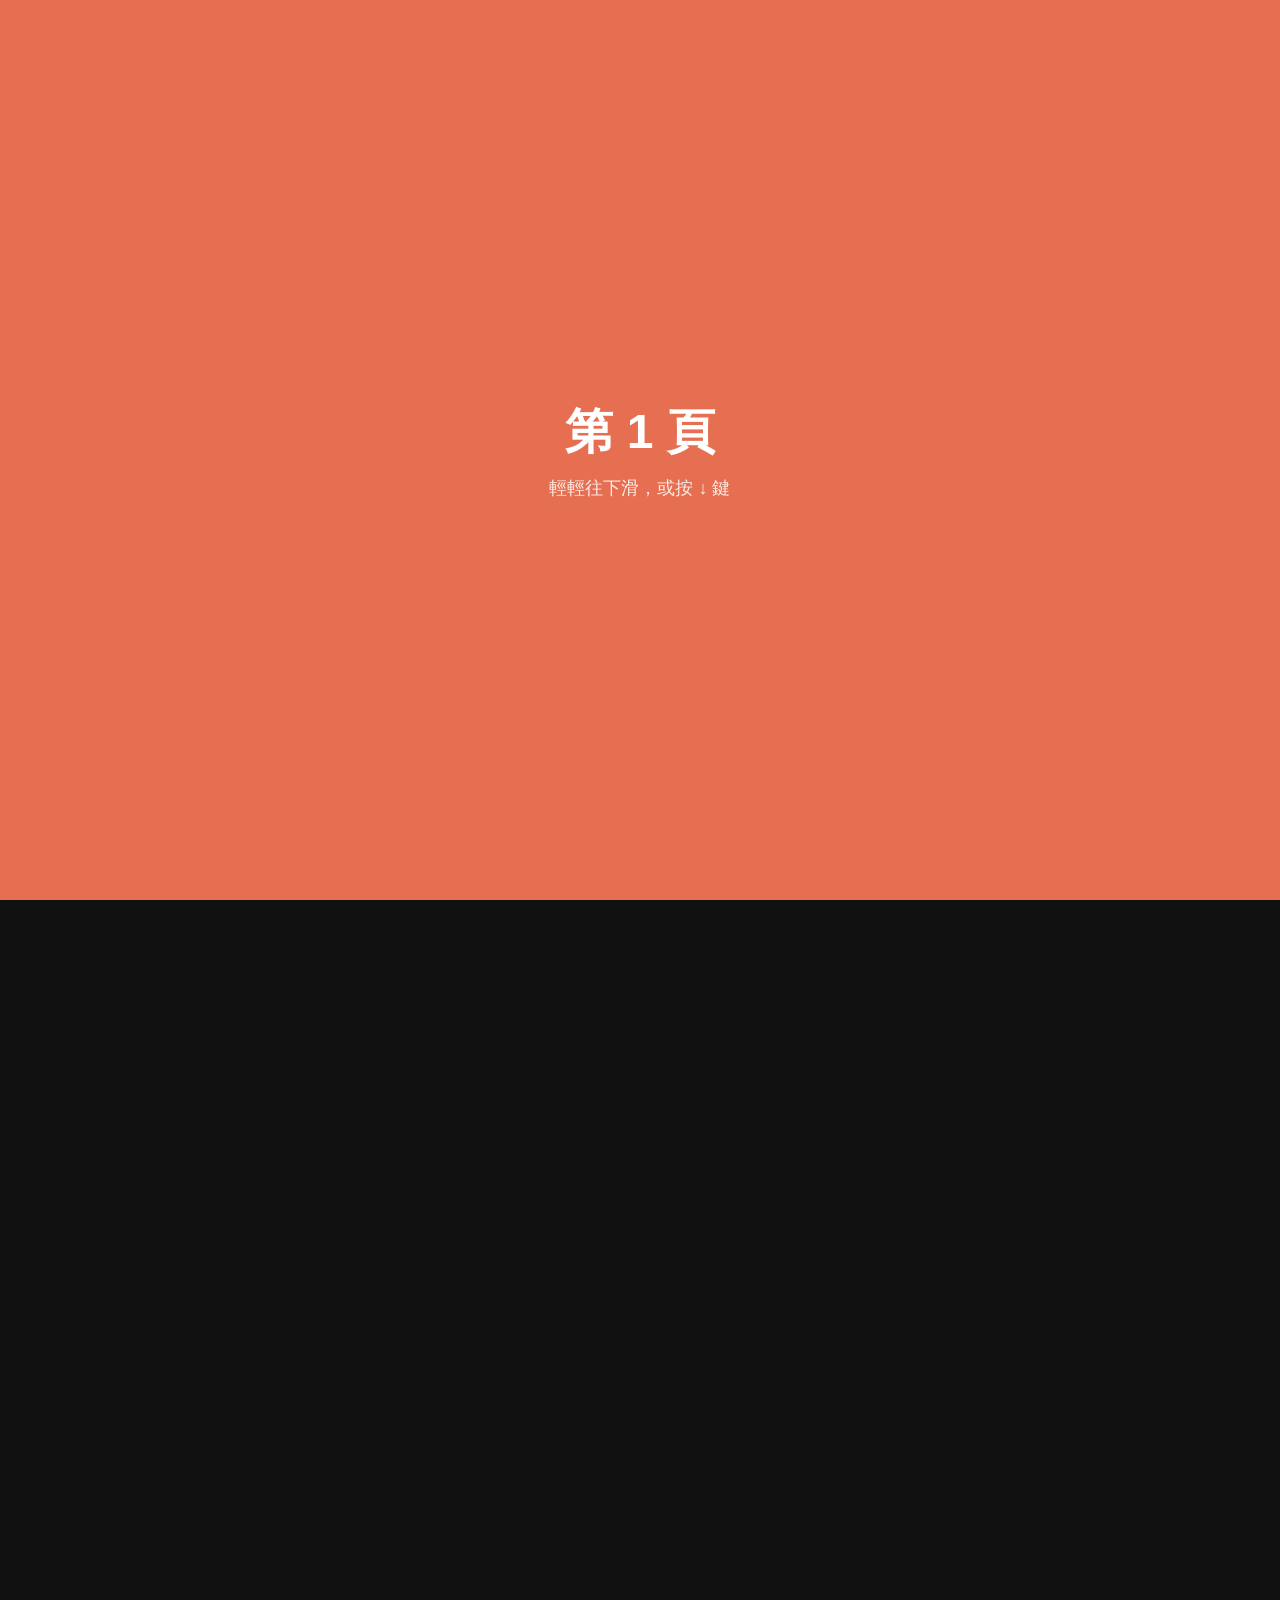
<file: as06/AS06-AI-one-step.html>
<!DOCTYPE html>
<html lang="zh-Hant">
<head>
<meta charset="UTF-8">
<!-- 讓手機、平板用正確的寬度顯示網頁，並且不允許雙指縮放（避免干擾滑動效果） -->
<meta name="viewport" content="width=device-width, initial-scale=1, maximum-scale=1, user-scalable=no">
<title>AS06 一次滑一頁</title>

<!-- 載入 jQuery（一個讓 JavaScript 寫起來更簡單的工具包） -->
<script src="https://code.jquery.com/jquery-3.7.1.min.js"></script>

<style>
/* ============================================================
   CSS：負責「長什麼樣子」
   ============================================================ */

/* 把整個網頁原本的捲軸關掉，改由我們自己用程式控制畫面移動 */
html, body {
  margin: 0;
  height: 100%;
  overflow: hidden;            /* 不顯示瀏覽器原本的捲軸 */
  overscroll-behavior: none;   /* 關掉手機上「拉到底會彈一下」的原生效果，改用我們自己的 */
  touch-action: none;          /* 關掉手機原本的手指捲動，改用我們自己的 */
  font-family: "Noto Sans TC", "PingFang TC", "Microsoft JhengHei", sans-serif;
  background: #111;
}

/* #bouncer：外層盒子，專門負責「整個畫面彈跳一下」的動畫 */
#bouncer {
  height: 100%;
}

/* #track：裡面的長條軌道，五個頁面上下排在裡面。
   程式會把它往上推，就像拉動一卷長長的紙 */
#track {
  will-change: transform;      /* 提示瀏覽器：這個東西會一直移動，請幫忙加速 */
}

/* 每一頁共同的樣式 */
.page {
  height: 100vh;               /* 一頁 = 一個螢幕高 */
  height: 100dvh;              /* 新瀏覽器用 dvh，手機網址列伸縮時也剛好一個螢幕高 */
  display: flex;               /* 以下三行：讓文字在頁面正中間 */
  align-items: center;
  justify-content: center;
  flex-direction: column;
  color: #fff;
  font-size: 48px;             /* 標題字的大小，可以自己改 */
  font-weight: bold;
  text-align: center;
  position: relative;
}
.page small {
  font-size: 18px;             /* 小字說明的大小，可以自己改 */
  font-weight: normal;
  opacity: .85;
  margin-top: 12px;
}

/* 各頁的顏色（色碼可以自己換） */
#p1 { background: #e76f51; }   /* 第 1 頁：橘紅色 */
#p2 { background: #2a9d8f; }   /* 第 2 頁：青綠色 */
#p4 { background: #457b9d; }   /* 第 4 頁：藍色 */
#p5 { background: #6d597a; }   /* 第 5 頁：紫色 */

/* 第 3 頁：長頁，高度是 3 個螢幕高（300vh） */
#p3 {
  height: 300vh;
  height: 300dvh;
  justify-content: flex-start; /* 文字從上面開始排 */
  /* 由上到下的漸層：黃 → 粉紅 → 紫 → 深藍，滾動時顏色一直變，就看得出在移動 */
  background: linear-gradient(to bottom, #f9c74f 0%, #f9844a 30%, #c44569 60%, #3d348b 100%);
}

/* 第 3 頁裡的位置標記（0%、25%……），幫助看出自己滑到哪裡 */
.mark {
  position: absolute;
  left: 0;
  right: 0;
  font-size: 28px;
  opacity: .9;
}

/* 彈跳動畫：碰到「底部」時，畫面往上彈一下再回來 */
@keyframes bounceBottom {
  0%   { transform: translateY(0); }
  35%  { transform: translateY(-40px); }  /* -40px = 往上彈 40 像素，數字越大彈越高 */
  70%  { transform: translateY(8px); }
  100% { transform: translateY(0); }
}
/* 彈跳動畫：碰到「頂部」時，畫面往下彈一下再回來 */
@keyframes bounceTop {
  0%   { transform: translateY(0); }
  35%  { transform: translateY(40px); }
  70%  { transform: translateY(-8px); }
  100% { transform: translateY(0); }
}
/* 0.45s = 彈跳花的時間（秒），要跟下面 JavaScript 的 BOUNCE_TIME 一致 */
.bounce-bottom { animation: bounceBottom .45s ease-out; }
.bounce-top    { animation: bounceTop    .45s ease-out; }

/* 圓形箭頭提示（長頁到頭或到底時出現） */
#hint {
  position: fixed;
  left: 50%;
  bottom: 30px;                /* 離畫面底部 30 像素 */
  width: 60px;                 /* 圓的大小 */
  height: 60px;
  margin-left: -30px;          /* 寬度的一半，讓圓剛好置中 */
  border-radius: 50%;          /* 50% = 變成正圓形 */
  background: rgba(255,255,255,.9);
  color: #333;
  font-size: 30px;
  line-height: 60px;
  text-align: center;
  box-shadow: 0 4px 14px rgba(0,0,0,.3);
  cursor: pointer;
  opacity: 0;                  /* 平常看不見 */
  pointer-events: none;        /* 看不見時不能點 */
  transition: opacity .3s;     /* 淡入淡出花 0.3 秒 */
  z-index: 10;
  user-select: none;
}
#hint.top { top: 30px; bottom: auto; }  /* 箭頭朝上時，放在畫面上方 */
#hint.show {
  opacity: 1;
  pointer-events: auto;
  animation: pulse 1.2s ease-in-out infinite;  /* 輕輕一縮一放，吸引注意 */
}
@keyframes pulse {
  0%, 100% { transform: scale(1); }
  50%      { transform: scale(1.12); }
}
</style>
</head>

<body>

<!-- ============================================================
     HTML：負責「有哪些東西」
     ============================================================ -->
<div id="bouncer">
  <div id="track">
    <div class="page" id="p1">第 1 頁<small>輕輕往下滑，或按 ↓ 鍵</small></div>
    <div class="page" id="p2">第 2 頁<small>一次只會跳一頁</small></div>
    <div class="page" id="p3">
      <div class="mark" style="top:8%">第 3 頁（長頁）<br><small>這裡改成平滑捲動，跟著你的手移動</small></div>
      <div class="mark" style="top:25%">── 25% ──</div>
      <div class="mark" style="top:50%">── 50% ──</div>
      <div class="mark" style="top:75%">── 75% ──</div>
      <div class="mark" style="top:92%">長頁到底了<br><small>再滑一次或點箭頭，前往第 4 頁</small></div>
    </div>
    <div class="page" id="p4">第 4 頁<small>往上滑會回到長頁的底部</small></div>
    <div class="page" id="p5">第 5 頁<small>最後一頁，再往下滑會彈一下</small></div>
  </div>
</div>

<!-- 圓形箭頭，放在 #bouncer 外面，彈跳時它才不會跟著亂跑 -->
<div id="hint">↓</div>

<script>
/* ============================================================
   JavaScript（jQuery）：負責「怎麼動」
   $(function(){ ... }) 的意思是：等網頁載入完成後，才開始執行裡面的程式
   ============================================================ */
$(function () {

  /* ---------- 可以自己調整的數字 ---------- */
  var SNAP_TIME      = 500;  // 跳一整頁的動畫時間（毫秒，1000 = 1 秒）。越小跳越快
  var BOUNCE_TIME    = 450;  // 彈跳動畫的時間（毫秒），要跟 CSS 的 .45s 一樣
  var WHEEL_GAP      = 160;  // 滑鼠滾輪/觸控板停多久（毫秒）才算「新的一次滑動」
  var WHEEL_TRIGGER  = 12;   // 滾輪/觸控板要滑多少距離才跳頁。越小越靈敏
  var TOUCH_TRIGGER  = 30;   // 手機上手指要滑多少像素才跳頁。越小越靈敏
  var KEY_STEP_RATIO = 0.1;  // 長頁按一下方向鍵移動的距離 = 長頁高度 × 0.1（也就是 10%）
  var SMOOTH         = 0.25; // 長頁捲動的「順滑度」（0~1）。越小越柔順但越慢跟上
  var FRICTION       = 0.95; // 手機放開手指後「滑行」的阻力（0~1）。越接近 1 滑越遠
  var LONG           = 2;    // 哪一頁是長頁（從 0 開始數，所以 2 = 第 3 頁）

  /* ---------- 抓出網頁上的東西 ---------- */
  var $pages   = $('.page');
  var $track   = $('#track');
  var $bouncer = $('#bouncer');
  var $hint    = $('#hint');

  /* ---------- 程式用來記住目前狀態的變數 ---------- */
  var tops      = [];     // 每一頁的頂端在第幾像素
  var cur       = 0;      // 目前在第幾頁（0 = 第 1 頁）
  var pos       = 0;      // 畫面「現在」實際的位置
  var target    = 0;      // 畫面「想要」移動到的位置（pos 會慢慢追上 target，就是平滑效果）
  var vel       = 0;      // 手機放開手指後的滑行速度
  var animating = false;  // 是否正在跳頁動畫中
  var lockUntil = 0;      // 彈跳時暫時鎖住，到這個時間才解鎖
  var dragging  = false;  // 手指是否正壓著長頁在拖
  var hintDir   = 0;      // 箭頭目前的方向：1 = ↓，-1 = ↑，0 = 沒顯示

  // 以下用來判斷「這是不是同一次滑動」
  var consumed   = false; // 這一次滑動是否已經用掉了（跳過頁或撞到邊）
  var consumedAt = 0;     // 用掉的時間點
  var lastTime   = 0, lastAbs = 0, lastDir = 0, acc = 0;
  var startedAtTop = false, startedAtBottom = false; // 這次滑動開始時，是否已經在長頁頂/底

  /* ---------- 小工具 ---------- */
  function now() { return Date.now(); }            // 取得現在時間（毫秒）
  function vh()  { return window.innerHeight; }     // 螢幕可見高度

  // 量出每一頁的頂端位置
  function measure() {
    tops = [];
    $pages.each(function () { tops.push(this.offsetTop); });
  }
  // 長頁可以捲動的最上面、最下面位置
  function longMin() { return tops[LONG]; }
  function longMax() { return tops[LONG] + $pages.eq(LONG).outerHeight() - vh(); }
  // 是否在長頁的頂端 / 底端
  function atTop()    { return cur === LONG && target <= longMin() + 1; }
  function atBottom() { return cur === LONG && target >= longMax() - 1; }
  // 是否被鎖住（跳頁中或彈跳中），鎖住時不理會任何滑動
  function locked()   { return animating || now() < lockUntil; }

  // 把畫面真的移動到 pos 的位置
  function render() {
    $track.css('transform', 'translate3d(0,' + (-pos) + 'px,0)');
  }

  /* ---------- 整個畫面彈跳一下 ---------- */
  // dir = 1 表示撞到底部，dir = -1 表示撞到頂部
  function bounce(dir) {
    $bouncer.removeClass('bounce-top bounce-bottom');
    void $bouncer[0].offsetWidth;   // 小技巧：讓動畫可以重新播放
    $bouncer.addClass(dir > 0 ? 'bounce-bottom' : 'bounce-top');
    lockUntil = now() + BOUNCE_TIME; // 彈跳期間暫時不接受滑動
    setTimeout(function () { $bouncer.removeClass('bounce-top bounce-bottom'); }, BOUNCE_TIME);
  }

  /* ---------- 顯示 / 隱藏圓形箭頭 ---------- */
  function showHint(dir) {
    hintDir = dir;
    $hint.text(dir > 0 ? '↓' : '↑')
         .toggleClass('top', dir < 0)
         .addClass('show');
  }
  function hideHint() {
    hintDir = 0;
    $hint.removeClass('show');
  }

  /* ---------- 長頁捲到頭或尾的時候 ---------- */
  function hitEdge(dir) {
    consumed = true;        // 這一次滑動到此為止，不會直接衝到下一頁
    consumedAt = now();
    vel = 0;                // 停止滑行
    bounce(dir);            // 彈一下
    showHint(dir);          // 顯示箭頭
  }

  /* ---------- 跳到第 i 頁（有動畫） ---------- */
  // dir = -1 代表是從下面往上跳過來的
  function goTo(i, dir) {
    // 如果是從第 4 頁往上回到長頁，就停在長頁的「底部」，比較自然
    var dest = (i === LONG && dir < 0) ? longMax() : tops[i];
    animating = true;
    vel = 0;
    hideHint();
    // 用 jQuery 的 animate 讓數字從 pos 慢慢變成 dest，每變一點就移動一次畫面
    $({ y: pos }).animate({ y: dest }, {
      duration: SNAP_TIME,
      easing: 'swing',      // 先慢、中間快、最後慢的動畫節奏
      step: function (v) { pos = v; render(); },
      complete: function () {
        pos = target = dest;
        cur = i;
        animating = false;
        render();
      }
    });
  }

  /* ---------- 往上一頁或下一頁 ---------- */
  // dir = 1 往下，dir = -1 往上
  function navigate(dir) {
    var next = cur + dir;
    if (next < 0 || next >= $pages.length) {
      bounce(dir);          // 第 1 頁再往上、第 5 頁再往下：只彈一下，表示到底了
      return;
    }
    goTo(next, dir);
  }

  /* ---------- 在長頁裡面移動一段距離 d ---------- */
  function scrollLong(d) {
    var nt = target + d;
    if (nt >= longMax())      { target = longMax(); hitEdge(1);  }  // 撞到底
    else if (nt <= longMin()) { target = longMin(); hitEdge(-1); }  // 撞到頂
    else                      { target = nt; }
  }

  /* ---------- 一直重複執行的動畫迴圈（每秒約 60 次） ---------- */
  function loop() {
    if (!animating) {
      // 手機放開手指後的「滑行」
      if (cur === LONG && vel !== 0 && !dragging) {
        target += vel;
        vel *= FRICTION;                     // 每次都慢一點點
        if (Math.abs(vel) < 0.3) vel = 0;     // 夠慢就停
        if (target >= longMax())      { target = longMax(); hitEdge(1);  }
        else if (target <= longMin()) { target = longMin(); hitEdge(-1); }
      }
      if (dragging) {
        pos = target;                        // 手指壓著時，畫面完全跟著手指
      } else {
        pos += (target - pos) * SMOOTH;      // 否則 pos 慢慢追上 target → 平滑感
        if (Math.abs(target - pos) < 0.5) pos = target;
      }
      render();
      // 離開長頁的頭/尾後，箭頭自動消失
      if ((hintDir === 1 && !atBottom()) || (hintDir === -1 && !atTop())) hideHint();
    }
    requestAnimationFrame(loop);
  }

  /* ============================================================
     ① 滑鼠滾輪 / 筆電觸控板
     （這裡用 addEventListener 而不是 jQuery 的 .on，
       因為要加 passive:false 才能擋住瀏覽器原本的捲動）
     ============================================================ */
  window.addEventListener('wheel', function (e) {
    e.preventDefault();                       // 不要讓瀏覽器自己捲
    var d = e.deltaY;                         // 這次滑了多少（正數 = 往下）
    if (e.deltaMode === 1) d *= 16;           // 有些滑鼠用「行」當單位，換成像素
    else if (e.deltaMode === 2) d *= vh();    // 有些用「頁」當單位
    if (d === 0) return;

    var t = now(), dir = d > 0 ? 1 : -1, abs = Math.abs(d);

    // 判斷是不是「新的一次滑動」：
    // (1) 停了一下才又滑  (2) 方向改變  (3) 力道突然變大很多（使用者又滑了一次）
    var isNew = (t - lastTime > WHEEL_GAP) || (dir !== lastDir) ||
                (abs > lastAbs * 2 && abs > 20 && t - consumedAt > 300);
    lastTime = t; lastDir = dir; lastAbs = abs;

    if (locked()) { consumed = true; return; } // 動畫中：這次滑動全部忽略

    if (isNew) {
      consumed = false; acc = 0;
      startedAtTop = atTop(); startedAtBottom = atBottom();
    }
    if (consumed) return;                     // 這次滑動已經用過了（防止一次跳兩頁）

    // 一般頁面，或長頁已經停在頭/尾又往同方向滑 → 跳頁
    if (cur !== LONG || (dir > 0 && startedAtBottom) || (dir < 0 && startedAtTop)) {
      acc += d;
      if (Math.abs(acc) >= WHEEL_TRIGGER) {
        consumed = true; consumedAt = t;
        navigate(dir);
      }
      return;
    }
    // 長頁裡：滑多少就移動多少（滑得快就滾得快）
    vel = 0;
    scrollLong(d);
  }, { passive: false });

  /* ============================================================
     ② 手機、平板的手指滑動
     ============================================================ */
  var tStartY = 0, tStartPos = 0, tLastY = 0, tLastT = 0, touchVel = 0;

  // 手指放上去
  window.addEventListener('touchstart', function (e) {
    if (e.touches.length > 1) return;         // 兩根手指以上不處理
    tStartY = tLastY = e.touches[0].clientY;  // 記住手指一開始的位置
    tLastT = now();
    tStartPos = target;
    vel = 0; touchVel = 0;
    dragging = false;
    consumed = locked();                      // 動畫中放上手指，這次就不算
    startedAtTop = atTop(); startedAtBottom = atBottom();
  }, { passive: false });

  // 手指移動
  window.addEventListener('touchmove', function (e) {
    e.preventDefault();                       // 不要讓瀏覽器自己捲
    if (consumed || locked()) return;
    var y = e.touches[0].clientY, t = now();
    var dy = tStartY - y;                     // 手指往上推 = 正數 = 畫面往下走
    var dir = dy > 0 ? 1 : -1;

    // 一般頁面，或長頁已在頭/尾又往同方向滑 → 滑超過 TOUCH_TRIGGER 就跳頁
    if (cur !== LONG || (dy > 0 && startedAtBottom) || (dy < 0 && startedAtTop)) {
      if (Math.abs(dy) >= TOUCH_TRIGGER) {
        consumed = true;
        navigate(dir);
      }
      return;
    }

    // 長頁：畫面跟著手指走
    dragging = true;
    var dt = t - tLastT;
    if (dt > 0) touchVel = (tLastY - y) / dt * 16.7;  // 算出手指速度（像素/每格畫面）
    tLastY = y; tLastT = t;

    var nt = tStartPos + dy;
    if (nt >= longMax())      { target = pos = longMax(); dragging = false; hitEdge(1);  return; }
    if (nt <= longMin())      { target = pos = longMin(); dragging = false; hitEdge(-1); return; }
    target = nt;
  }, { passive: false });

  // 手指離開
  window.addEventListener('touchend', function () {
    if (dragging) {
      dragging = false;
      // 如果手指停住一下才放開，就不要滑行；否則依照速度繼續滑一段
      vel = (now() - tLastT > 100 || consumed) ? 0 : touchVel;
    }
  });

  /* ============================================================
     ③ 鍵盤上下方向鍵
     ============================================================ */
  $(document).on('keydown', function (e) {
    if (e.key !== 'ArrowDown' && e.key !== 'ArrowUp') return;
    e.preventDefault();
    if (locked()) return;
    var dir = e.key === 'ArrowDown' ? 1 : -1;

    // 一般頁面：跳一頁（按住不放不會連續一直跳）
    if (cur !== LONG) {
      if (!e.repeat) navigate(dir);
      return;
    }
    // 長頁已在頭/尾，再按一次同方向 → 跳頁
    if ((dir > 0 && atBottom()) || (dir < 0 && atTop())) {
      if (!e.repeat) navigate(dir);
      return;
    }
    // 長頁裡：每按一下移動一小段（有平滑動畫）
    vel = 0;
    scrollLong(dir * $pages.eq(LONG).outerHeight() * KEY_STEP_RATIO);
  });

  /* ---------- 點圓形箭頭 → 跳到下一頁 / 上一頁 ---------- */
  $hint.on('click', function () {
    if (hintDir !== 0 && !locked()) navigate(hintDir);
  });

  /* ---------- 視窗大小改變（例如手機轉橫向）時重新計算 ---------- */
  $(window).on('resize', function () {
    measure();
    if (cur === LONG) {
      target = pos = Math.min(Math.max(target, longMin()), longMax());
    } else {
      target = pos = tops[cur];
    }
    render();
  });

  /* ---------- 開始！ ---------- */
  measure();
  render();
  loop();
});
</script>
</body>
</html>
</file>
<file: style.css>
body {
    margin: 0;
    padding: 0;
}

#wrapper {
    width: 800px;
    margin: 0 auto;
}

#banner {
    width: 800px;
    height: 100px;
    background-color: beige;
    opacity:0.7;
    clear:both;
    position:fixed;
}

#banner-placeholder{
    height: 100px;
}

#nav {
    width: 100px;
    /* height: 200px; */
    /* background-color:lightgray; */
    /* float:left; */
    position:fixed;
}

ul{
    padding-left: 0;
}
li{
    display:block;
    text-align: center;
    margin-bottom: 5px;
    background-color:lightgray;
}

li:hover{
    background-color:pink;
}
ul a{
    text-decoration: none;
}

#nav-placeholder{
    width:100px;
    float:left;
}
#content {
    width: 600px;
    float:left;
}
#supporting {
    width: 100px;
    height: 150px;
    background-color:pink;
    float:left;
}
#footer {
    width: 800px;
    height: 50px;
    background-color:gray;
    clear:both;
}

.container {
  overflow: hidden; /* Clear floats */
}

section{
    height:100vh;
/*     scroll-margin-top: 100px;  */
    padding-top: 100px;
    margin-top: -100px;    
    position:relative;
}

.text-container{
    padding: 5px;
}
</file>
<file: as02/style.css>
body {
    margin: 0;
    padding: 0;
}

#wrapper {
    width: 800px;
    margin: 0 auto;
}

#banner {
    width: 800px;
    height: 100px;
    background-color: beige;
    opacity:0.7;
    clear:both;
    position:fixed;
}

#banner-placeholder{
    height: 100px;
}

#nav {
    width: 100px;
    /* height: 200px; */
    /* background-color:lightgray; */
    /* float:left; */
    position:fixed;
}

ul{
    padding-left: 0;
}
li{
    display:block;
    text-align: center;
    margin-bottom: 5px;
    background-color:lightgray;
}

li:hover{
    background-color:pink;
}
ul a{
    text-decoration: none;
}

#nav-placeholder{
    width:100px;
    float:left;
}
#content {
    width: 600px;
    float:left;
}
#supporting {
    width: 100px;
    height: 150px;
    background-color:pink;
    float:left;
}
#footer {
    width: 800px;
    height: 50px;
    background-color:gray;
    clear:both;
}

.container {
  overflow: hidden; /* Clear floats */
}

section{
    height:100vh;
    scroll-margin-top: 100px; 
/*     padding-top: 100px;
    margin-top: -100px;     */
    position:relative;
}

.text-container{
    padding: 5px;
}
</file>
